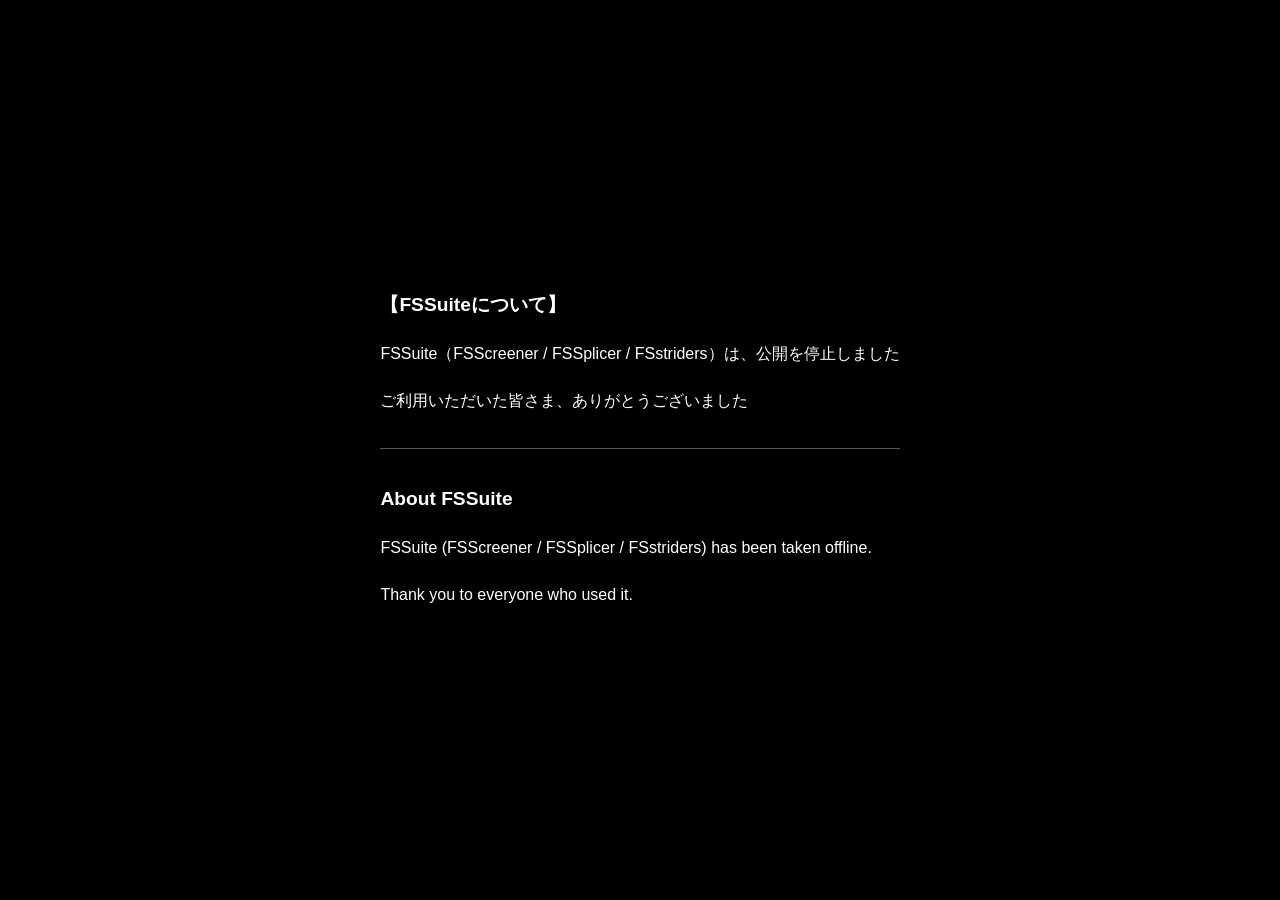
<file: index.html>
<!DOCTYPE html>
<html lang="ja">
<head>
<meta charset="utf-8">
<meta name="viewport" content="width=device-width,initial-scale=1">
<meta name="robots" content="noindex">
<title>FSSuite</title>
<style>
body{margin:0;min-height:100vh;display:flex;align-items:center;justify-content:center;background:#000;color:#fff;font-family:sans-serif;line-height:1.9;padding:24px;box-sizing:border-box}
main{max-width:34em}
h1{font-size:1.2em}
hr{border:0;border-top:1px solid #555;margin:2em 0}
</style>
</head>
<body>
<main>
<h1>【FSSuiteについて】</h1>
<p>FSSuite（FSScreener / FSSplicer / FSstriders）は、公開を停止しました</p>
<p>ご利用いただいた皆さま、ありがとうございました</p>
<hr>
<h1>About FSSuite</h1>
<p>FSSuite (FSScreener / FSSplicer / FSstriders) has been taken offline.</p>
<p>Thank you to everyone who used it.</p>
</main>
</body>
</html>
</file>
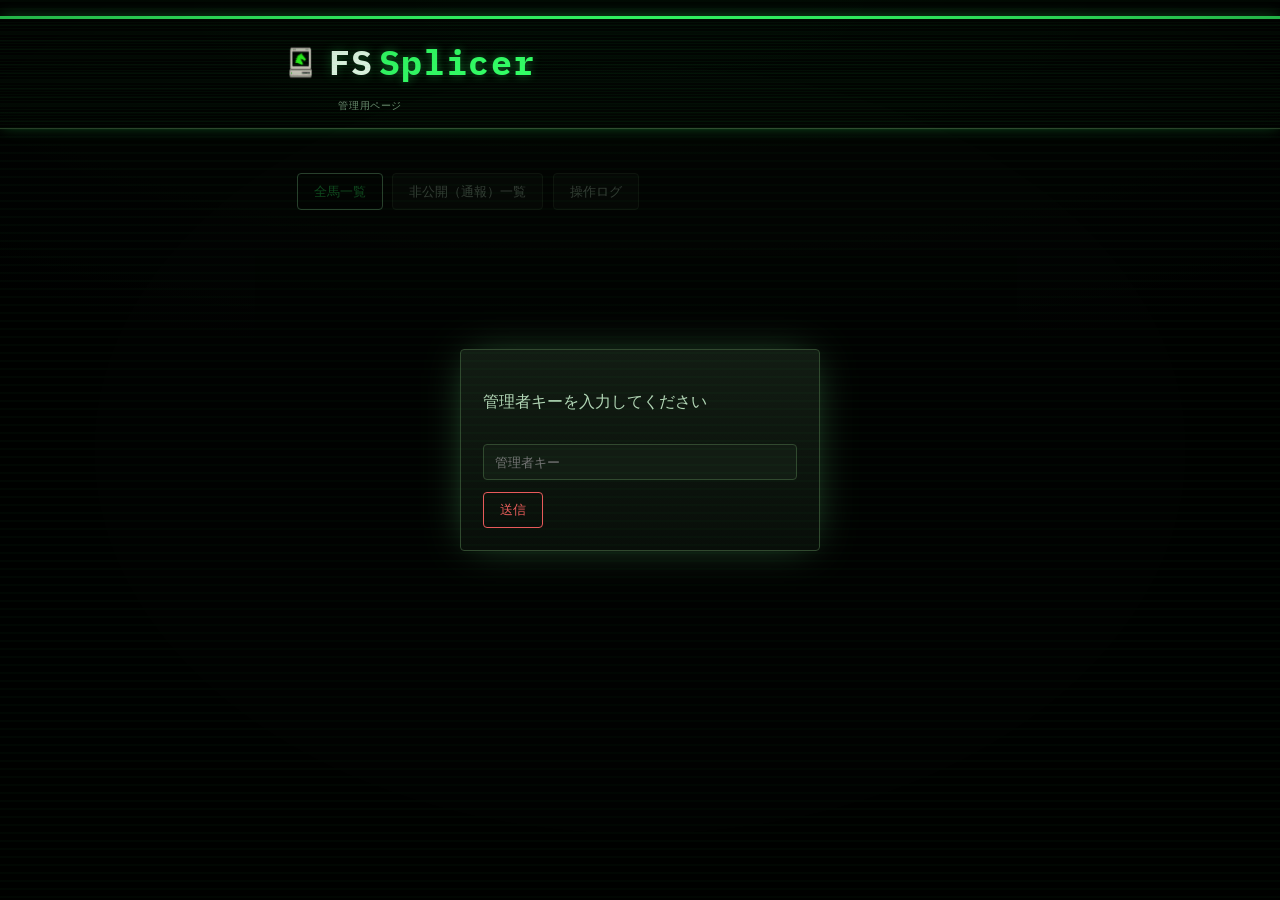
<file: admin.html>
<!DOCTYPE html>
<html lang="ja">
<head>
<meta charset="UTF-8">
<meta name="viewport" content="width=device-width, initial-scale=1.0">
<meta name="robots" content="noindex">
<title>管理用ページ | FSSplicer</title>
<link rel="icon" type="image/png" sizes="16x16" href="images/favicon-16.png">
<link rel="icon" type="image/png" sizes="32x32" href="images/favicon-32.png">
<link rel="preconnect" href="https://fonts.googleapis.com">
<link rel="preconnect" href="https://fonts.gstatic.com" crossorigin>
<link href="https://fonts.googleapis.com/css2?family=IBM+Plex+Mono:wght@400;500;700&display=swap" rel="stylesheet">
<link rel="stylesheet" href="style.css">
<style>
.admin-main {
  max-width: 960px;
  margin: 0 auto;
  padding: 1.2rem;
}
.admin-tabs {
  display: flex;
  gap: 0.6rem;
  margin-bottom: 1rem;
}
.admin-tab-btn {
  padding: 0.5rem 1rem;
  border-radius: 4px;
  border: 1px solid var(--line-strong);
  background: var(--surface-2);
  color: var(--ink-dim);
  font-family: "IBM Plex Mono", monospace;
  cursor: pointer;
}
.admin-tab-btn.active {
  background: var(--panel);
  color: var(--accent);
  border-color: var(--accent-soft);
}
.admin-table {
  width: 100%;
  border-collapse: collapse;
  font-size: 0.88rem;
}
.admin-table th,
.admin-table td {
  border-bottom: 1px solid var(--line);
  padding: 0.5rem 0.4rem;
  text-align: left;
  color: var(--ink-dim);
  vertical-align: top;
}
.admin-table th {
  color: var(--ink);
  font-weight: 700;
}
.admin-row-btn {
  padding: 0.3rem 0.7rem;
  border-radius: 4px;
  border: 1px solid #e85a5a;
  background: transparent;
  color: #e85a5a;
  cursor: pointer;
  margin-right: 0.4rem;
  font-size: 0.82rem;
}
.admin-row-btn:hover {
  background: rgba(232, 90, 90, 0.1);
}
.admin-row-btn.restore {
  border-color: var(--accent-soft);
  color: var(--accent-soft);
}
.admin-row-btn.restore:hover {
  background: rgba(143, 232, 157, 0.1);
}
.admin-empty {
  color: var(--muted);
  padding: 1rem 0;
}
#admin-auth-modal .modal-content {
  max-width: 360px;
  display: flex;
  flex-direction: column;
  gap: 0.8rem;
}
#admin-auth-modal input {
  padding: 0.5rem 0.7rem;
  border-radius: 4px;
  border: 1px solid var(--line-strong);
  background: var(--surface-2);
  color: var(--ink);
  font-family: "IBM Plex Mono", monospace;
}
#admin-auth-error {
  color: #e85a5a;
  font-size: 0.82rem;
  margin: 0;
}
</style>
</head>
<body>
<header>
  <div class="header-top">
    <div class="header-left">
      <h1 class="wordmark"><img src="images/favicon-192.png" alt="" class="logo-icon">FS<span>Splicer</span></h1>
    </div>
  </div>
  <div class="header-sub-row">
    <p class="subtitle">管理用ページ</p>
  </div>
</header>

<main class="admin-main">
  <div class="admin-tabs">
    <button type="button" class="admin-tab-btn active" id="admin-tab-all">全馬一覧</button>
    <button type="button" class="admin-tab-btn" id="admin-tab-flagged">非公開（通報）一覧</button>
    <button type="button" class="admin-tab-btn" id="admin-tab-log">操作ログ</button>
  </div>
  <div id="admin-list-container"></div>
</main>

<div class="modal hidden" id="admin-auth-modal">
  <div class="modal-content">
    <p>管理者キーを入力してください</p>
    <input type="password" id="admin-key-input" placeholder="管理者キー">
    <button type="button" class="gallery-delete-btn" id="admin-key-submit">送信</button>
    <p id="admin-auth-error" hidden>認証に失敗しました</p>
  </div>
</div>

<script src="admin.js"></script>
</body>
</html>
</file>
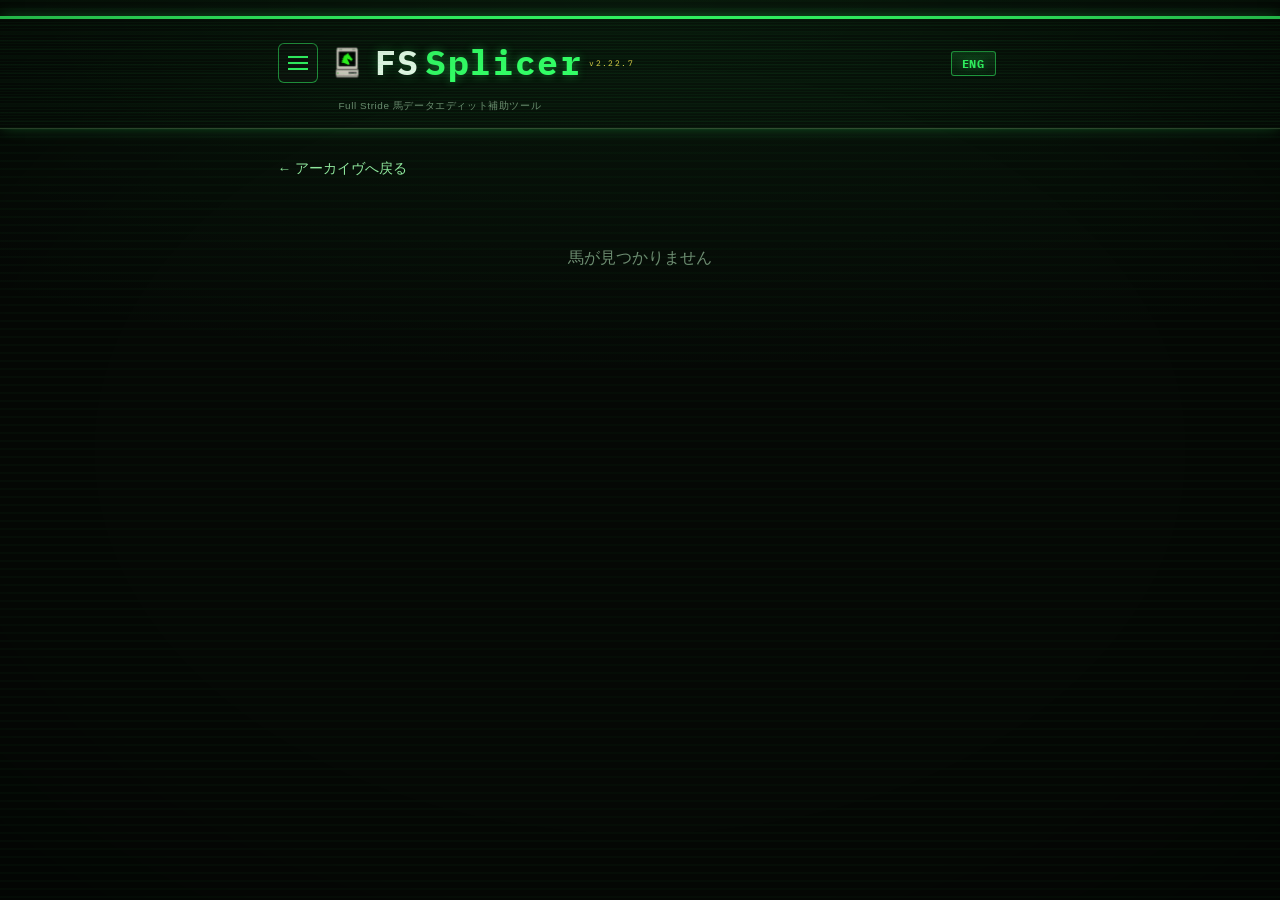
<file: detail.html>
<!DOCTYPE html>
<html lang="ja">
<head>
<meta charset="UTF-8">
<meta name="viewport" content="width=device-width, initial-scale=1.0">
<meta name="app-version" content="2.22.7">
<title>馬詳細 | FSSplicer</title>
<meta property="og:title" content="馬詳細 | FSSplicer">
<meta property="og:description" content="みんなが作った馬データの詳細を見られます">
<meta property="og:image" content="https://fssplicer.pages.dev/images/fssp_ogp.jpg">
<meta property="og:url" content="https://fssplicer.pages.dev/detail.html">
<meta property="og:type" content="website">
<meta name="twitter:card" content="summary_large_image">
<meta name="twitter:title" content="馬詳細 | FSSplicer">
<meta name="twitter:description" content="みんなが作った馬データの詳細を見られます">
<meta name="twitter:image" content="https://fssplicer.pages.dev/images/fssp_ogp.jpg">
<link rel="icon" type="image/png" sizes="16x16" href="images/favicon-16.png">
<link rel="icon" type="image/png" sizes="32x32" href="images/favicon-32.png">
<link rel="icon" type="image/png" sizes="192x192" href="images/favicon-192.png">
<link rel="icon" type="image/png" sizes="512x512" href="images/favicon-512.png">
<link rel="apple-touch-icon" href="images/apple-touch-icon.png">
<link rel="manifest" href="manifest.json">
<link rel="preconnect" href="https://fonts.googleapis.com">
<link rel="preconnect" href="https://fonts.gstatic.com" crossorigin>
<link href="https://fonts.googleapis.com/css2?family=IBM+Plex+Mono:wght@400;500;700&display=swap" rel="stylesheet">
<link rel="stylesheet" href="style.css?v=2.22.7">
</head>
<body>
<header>
  <div class="header-top">
    <div class="header-left">
      <button class="menu-btn" id="menu-toggle" aria-label="メニュー"><span></span><span></span><span></span></button>
      <h1 class="wordmark"><img src="images/favicon-192.png" alt="" class="logo-icon">FS<span>Splicer</span><span id="app-version-badge" class="version-badge">v2.22.7</span></h1>
    </div>
    <div class="header-buttons">
      <button class="lang-toggle" id="lang-toggle" aria-label="言語切り替え">ENG</button>
      <button class="install-toggle" id="install-btn" aria-label="インストール" style="display:none;">📲</button>
    </div>
  </div>
  <div class="header-sub-row">
    <p class="subtitle" data-i18n="subtitle">Full Stride 馬データエディット補助ツール</p>
  </div>
</header>
<div class="menu-drawer" id="menu-drawer">
  <div class="menu-drawer-header" data-i18n="menu_header">MENU</div>
  <nav>
    <a href="index.html" data-i18n="menu_home">馬データ入力（ホーム）</a>
    <a href="index.html#howto-details" data-i18n="menu_howto">使い方</a>
    <a href="gallery.html" data-i18n="menu_gallery">アーカイヴ</a>
    <a href="index.html#disclaimer-details" data-i18n="menu_disclaimer">利用規約</a>
    <a href="index.html#changelog-details" data-i18n="menu_changelog">更新履歴</a>
    <a href="https://jiz41.github.io/FSSuite/" target="_blank" rel="noopener" data-i18n="menu_links">リンク</a>
  </nav>
</div>

<main>
<a href="gallery.html" class="gallery-detail-back">&larr; <span data-i18n="detail_back_link">アーカイヴへ戻る</span></a>

<div id="gallery-detail-loading" class="gallery-detail-message" data-i18n="detail_loading">読み込み中...</div>
<p id="gallery-detail-error" class="gallery-detail-message" hidden data-i18n="detail_not_found">馬が見つかりません</p>

<div id="gallery-detail-content" hidden>
  <div class="gallery-detail-header">
    <div class="gallery-detail-header-text">
      <span class="gallery-detail-name" id="detail-name"></span>
      <span class="gallery-detail-creator" id="detail-creator"></span>
      <div id="detail-themes" class="detail-themes" hidden></div>
    </div>
    <div class="gallery-detail-actions">
      <div class="gallery-like-wrap">
        <button class="gallery-like-btn" id="detail-like-btn" type="button">
          <span class="gallery-like-icon">🥕</span>
          <span class="gallery-like-count" id="detail-like-count">0</span>
        </button>
        <span class="gallery-like-caption" data-i18n="detail_like_caption">評価する</span>
      </div>
      <div class="gallery-share-wrap">
        <button class="gallery-share-btn" id="detail-share-btn" type="button" aria-label="Xで共有">
          <svg viewBox="0 0 24 24" width="20" height="20" fill="currentColor" aria-hidden="true"><path d="M18.244 2.25h3.308l-7.227 8.26 8.502 11.24H16.17l-5.214-6.817L4.99 21.75H1.68l7.73-8.835L1.254 2.25H8.08l4.713 6.231zm-1.161 17.52h1.833L7.084 4.126H5.117z"/></svg>
        </button>
        <span class="gallery-share-caption" data-i18n="detail_share_caption">共有する</span>
      </div>
    </div>
  </div>

  <div class="gallery-detail-section">
    <div class="gallery-detail-silhouette-row">
      <div class="gallery-silhouette-wrap gallery-detail-silhouette-wrap">
        <div class="gallery-silhouette-backdrop"></div>
        <div class="gallery-silhouette-layer" id="detail-silhouette"></div>
      </div>
      <div class="gallery-detail-rating-big">
        <div class="gallery-detail-rating-row"><span class="gallery-detail-rating-label" data-i18n="detail_turf_label">芝</span><span class="gallery-detail-rating-value" id="detail-turf"></span></div>
        <div class="gallery-detail-rating-row"><span class="gallery-detail-rating-label" data-i18n="detail_dirt_label">ダ</span><span class="gallery-detail-rating-value" id="detail-dirt"></span></div>
      </div>
    </div>
  </div>

  <div class="gallery-detail-section">
    <h2 data-i18n="detail_section_stats">能力</h2>
    <div class="gallery-detail-radar-wrap" id="detail-radar-wrap"></div>
  </div>

  <div class="gallery-detail-section">
    <h2 data-i18n="detail_section_other">その他ステータス</h2>
    <div class="gallery-detail-stat-rows">
      <div class="gallery-detail-stat-row">
        <div class="gallery-detail-stat-label" data-i18n="detail_distance_label">距離適性</div>
        <div class="gallery-detail-stat-sub" id="detail-distance"></div>
      </div>
      <div class="gallery-detail-stat-row">
        <div class="gallery-detail-stat-label" data-i18n="detail_running_style_label">脚質</div>
        <div class="gallery-detail-running-style-row" id="detail-running-style"></div>
      </div>
      <div id="detail-slider-physical"></div>
      <div id="detail-slider-direction"></div>
      <div id="detail-slider-pace"></div>
    </div>
  </div>

  <div class="gallery-detail-section">
    <h2 data-i18n="detail_section_age">年齢</h2>
    <div class="gallery-detail-age-row">
      <div class="gallery-detail-age-item"><span class="gallery-detail-age-label" data-i18n="detail_age_peak_label">ピーク</span><span class="gallery-detail-age-value" id="detail-age-peak"></span></div>
      <div class="gallery-detail-age-item"><span class="gallery-detail-age-label" data-i18n="detail_age_retire_label">引退</span><span class="gallery-detail-age-value" id="detail-age-retire"></span></div>
    </div>
  </div>

  <details class="gallery-detail-lineage">
    <summary><span data-i18n="detail_lineage_summary">系譜</span><span class="accordion-hint" data-i18n="accordion_hint">（タップで開閉）</span></summary>
    <div class="gallery-detail-lineage-body" id="detail-lineage-body"></div>
  </details>

  <p class="gallery-detail-wiki" id="detail-wiki" hidden></p>

  <button type="button" class="gallery-remix-btn" id="remix-btn"><span data-i18n="detail_remix_btn">この馬を元に作る</span> &rarr;</button>

  <details class="gallery-detail-delete">
    <summary data-i18n="detail_delete_summary">この馬を削除する</summary>
    <div class="gallery-detail-delete-body">
      <input type="password" id="detail-delete-password" placeholder="削除用パスワード" data-i18n-placeholder="detail_delete_password_placeholder" autocomplete="off">
      <button type="button" id="detail-delete-btn" class="gallery-delete-btn" data-i18n="detail_delete_btn">削除する</button>
      <p class="gallery-detail-delete-error" id="detail-delete-error" hidden></p>
    </div>
  </details>
</div>
</main>

<script src="script.js?v=2.22.7"></script>
<script src="detail.js?v=1.13.0"></script>
</body>
</html>
</file>
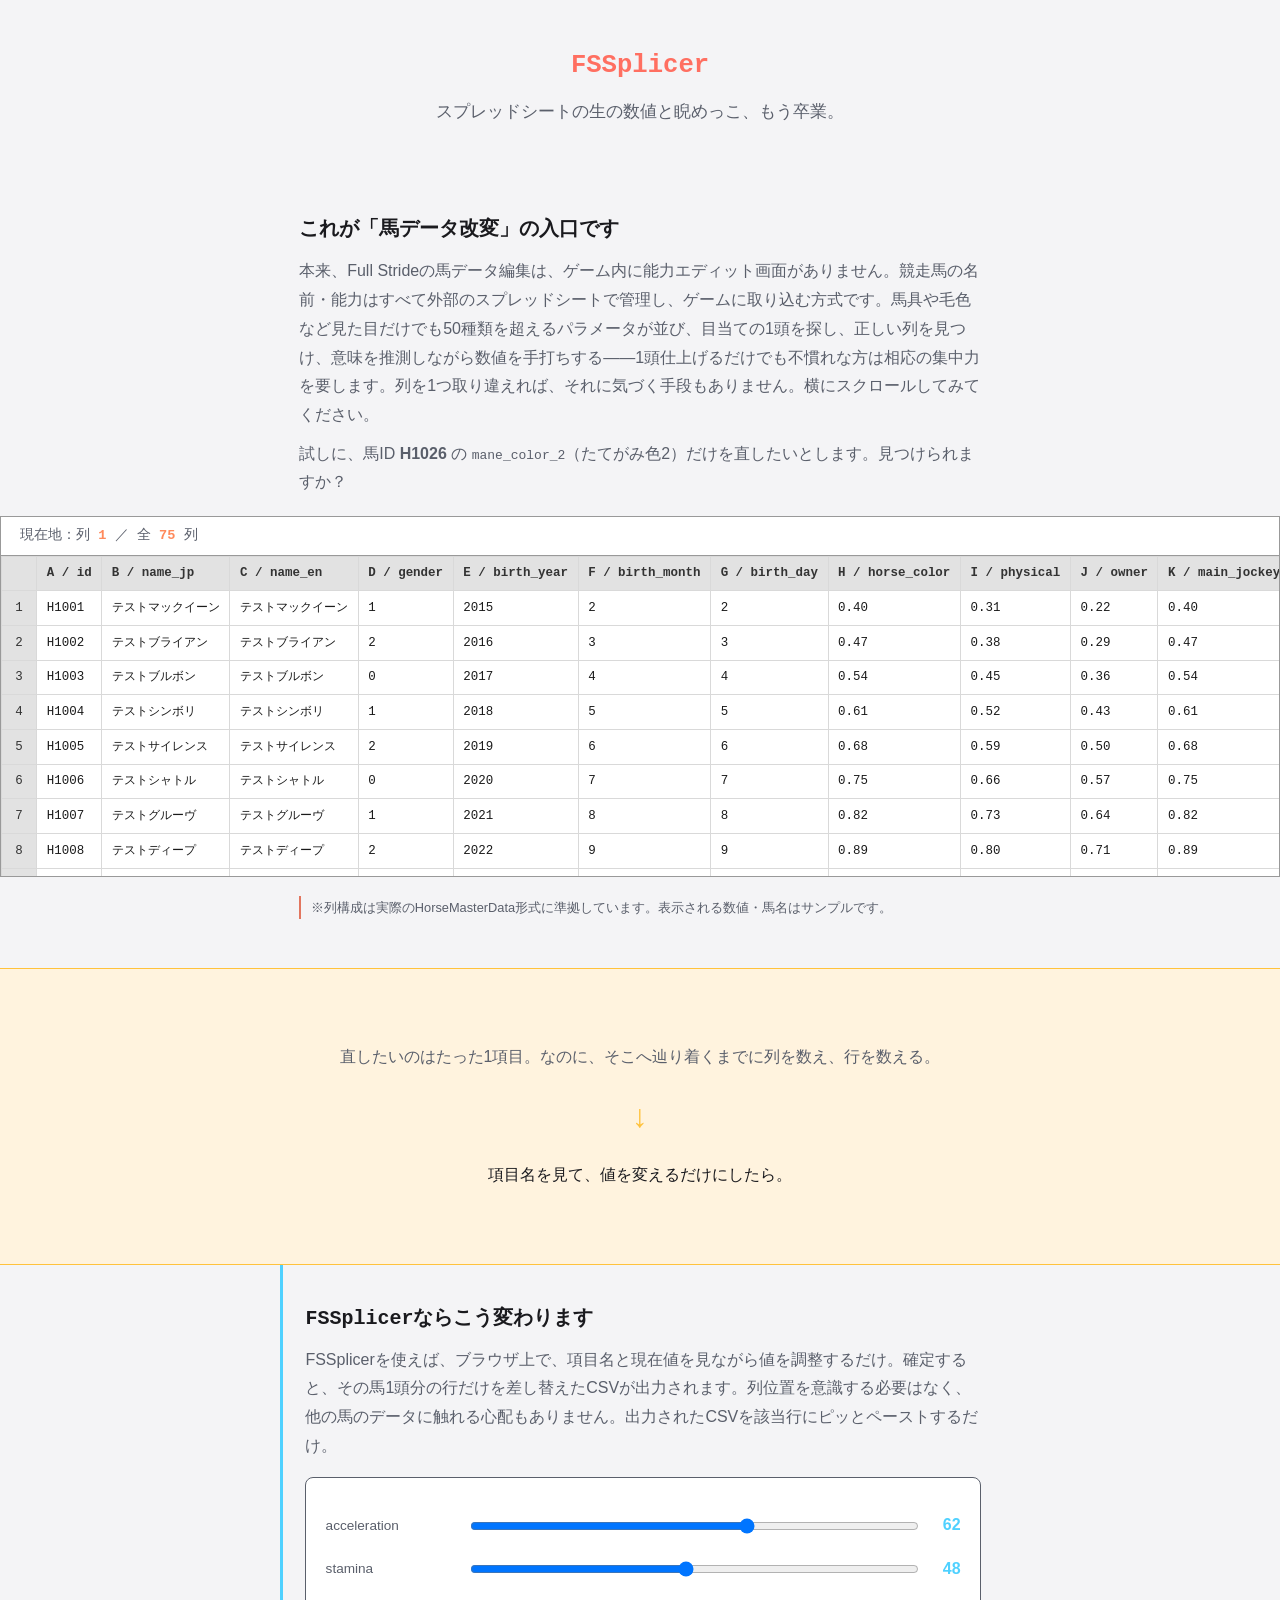
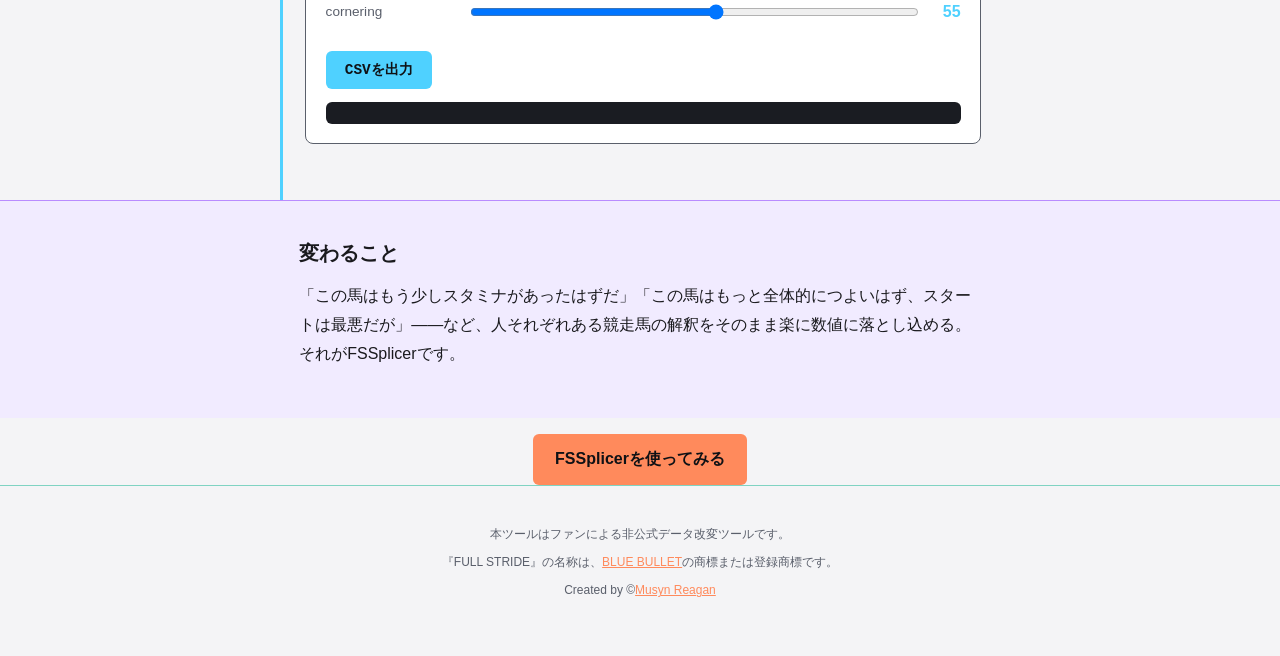
<file: intro.html>
<!DOCTYPE html>
<html lang="ja">
<head>
<meta charset="UTF-8">
<meta name="viewport" content="width=device-width, initial-scale=1.0">
<title>FSSplicer とは — スプレッドシートと睨めっこ、もう卒業</title>
<meta name="description" content="Full Strideの馬データ改変は、外部スプレッドシートを直接触るしかない。その痛みを体感して、FSSplicerが何を解決するのか見てほしい。">
<style>
  :root{
    --bg:#0f1115;
    --bg2:#161923;
    --fg:#e8e8ec;
    --fg-dim:#a3a7b3;
    --accent:#ff8a5c;
    --accent-hero:#ff6f61;
    --accent-turn:#ffc23c;
    --accent-after:#4fd1ff;
    --accent-summary:#b98cff;
    --accent-footer:#7fd3c2;
    --band-turn:#241a12;
    --band-summary:#1b1730;
    --grid-header:#e2e2e2;
    --grid-header-fg:#333;
    --grid-line:#d9d9d9;
    --grid-bg:#fff;
    --grid-fg:#1a1a1a;
    --danger:#e2765f;
  }
  @media (prefers-color-scheme: light){
    :root{
      --bg:#f4f4f6;
      --bg2:#ffffff;
      --fg:#1a1a1e;
      --fg-dim:#5a5f6b;
      --band-turn:#fff3de;
      --band-summary:#f1ebff;
    }
  }
  *{box-sizing:border-box;}
  html,body{margin:0;padding:0;}
  body{
    background:var(--bg);
    color:var(--fg);
    font-family: -apple-system, BlinkMacSystemFont, "Hiragino Kaku Gothic ProN", "Yu Gothic", sans-serif;
    line-height:1.8;
    overflow-x:hidden;
  }
  a{color:var(--accent);}
  section{
    padding:2.5rem 1.2rem;
    max-width:720px;
    margin:0 auto;
  }
  h1,h2{
    font-family: "IBM Plex Mono", ui-monospace, "SFMono-Regular", Consolas, Menlo, monospace;
    line-height:1.4;
    margin:0 0 0.8rem 0;
  }
  h1{font-size:1.6rem;}
  h2{font-size:1.25rem;}
  p{margin:0.6rem 0;}
  .fg-dim{color:var(--fg-dim);}
  .note{
    font-size:0.8rem;
    color:var(--fg-dim);
    border-left:2px solid var(--danger);
    padding-left:0.6rem;
    margin-top:1rem;
  }

  /* ===== ヘッダー ===== */
  #hero{
    text-align:center;
    padding-top:3rem;
  }
  #hero .catch{
    font-size:1.05rem;
    color:var(--fg-dim);
  }
  #hero h1{color:var(--accent-hero);}

  /* ===== Before: シート模写 ===== */
  #before{max-width:none; padding-left:0; padding-right:0;}
  #before .inner{
    max-width:720px;
    margin:0 auto;
    padding:0 1.2rem;
  }
  .sheet-wrap{
    margin:1.2rem 0;
    border:1px solid #999;
    max-width:100%;
  }
  .sheet-status{
    font-family:"IBM Plex Mono", ui-monospace, monospace;
    font-size:0.85rem;
    color:var(--fg-dim);
    padding:0.4rem 1.2rem;
    background:var(--bg2);
    border-bottom:1px solid #999;
  }
  .sheet-status strong{color:var(--accent);}
  .sheet-scroll{
    overflow-x:auto;
    overflow-y:auto;
    max-height:320px;
    background:var(--grid-bg);
    -webkit-overflow-scrolling:touch;
  }
  table.sheet{
    border-collapse:collapse;
    font-family:"IBM Plex Mono", ui-monospace, monospace;
    font-size:0.78rem;
    color:var(--grid-fg);
  }
  table.sheet th, table.sheet td{
    border:1px solid var(--grid-line);
    padding:0.35rem 0.6rem;
    white-space:nowrap;
    text-align:left;
  }
  table.sheet thead th{
    background:var(--grid-header);
    color:var(--grid-header-fg);
    position:sticky;
    top:0;
    z-index:2;
  }
  table.sheet th.rownum, table.sheet td.rownum{
    background:var(--grid-header);
    color:var(--grid-header-fg);
    position:sticky;
    left:0;
    z-index:1;
    text-align:center;
  }
  table.sheet thead th.rownum{ z-index:3; }

  /* ===== 転換 ===== */
  #turn{
    text-align:center;
    padding:4rem 1.2rem;
    max-width:none;
    background:var(--band-turn);
    border-top:1px solid var(--accent-turn);
    border-bottom:1px solid var(--accent-turn);
  }
  #turn .arrow{
    font-size:2rem;
    color:var(--accent-turn);
    margin:1rem 0;
  }
  #turn p{
    max-width:720px;
    margin-left:auto;
    margin-right:auto;
  }
  @media (prefers-reduced-motion: no-preference){
    #turn .arrow{
      animation: pulse 1.8s ease-in-out infinite;
    }
  }
  @keyframes pulse{
    0%,100%{opacity:0.5;}
    50%{opacity:1;}
  }

  /* ===== After: 操作画面 ===== */
  .fssp-card{
    background:var(--bg2);
    border:1px solid var(--fg-dim);
    border-radius:8px;
    padding:1.2rem;
    margin:1rem 0;
  }
  .fssp-row{
    display:flex;
    align-items:center;
    gap:0.8rem;
    margin:0.9rem 0;
  }
  .fssp-row label{
    flex:0 0 auto;
    width:130px;
    font-size:0.85rem;
    color:var(--fg-dim);
  }
  .fssp-row input[type=range]{
    flex:1 1 auto;
  }
  .fssp-row output{
    flex:0 0 auto;
    width:3ch;
    text-align:right;
    font-weight:bold;
    color:var(--accent-after);
  }
  #after{border-left:3px solid var(--accent-after); padding-left:1.4rem;}
  #csv-btn{
    margin-top:0.6rem;
    background:var(--accent-after);
    color:#0f1115;
    border:none;
    padding:0.6rem 1.2rem;
    border-radius:6px;
    font-family:"IBM Plex Mono", ui-monospace, monospace;
    font-size:0.9rem;
    font-weight:bold;
    cursor:pointer;
  }
  #csv-output{
    margin-top:0.8rem;
    background:#0b0d12;
    color:#c8e6d8;
    padding:0.7rem;
    border-radius:6px;
    font-family:"IBM Plex Mono", ui-monospace, monospace;
    font-size:0.75rem;
    overflow-x:auto;
    white-space:pre;
    min-height:1.4em;
  }
  @media (prefers-color-scheme: light){
    #csv-output{ background:#1a1c22; }
  }

  /* ===== 3点整理 ===== */
  #summary{
    max-width:none;
    background:var(--band-summary);
    border-top:1px solid var(--accent-summary);
  }
  #summary .inner{
    max-width:720px;
    margin:0 auto;
    padding:0 1.2rem;
  }
  #summary ul{
    list-style:none;
    padding:0;
    margin:1rem 0;
  }
  #summary li{
    padding:0.8rem 0;
    border-bottom:1px solid var(--fg-dim);
    font-size:0.95rem;
  }
  #summary li:last-child{border-bottom:none;}
  #summary li b{color:var(--accent-summary);}

  /* ===== フッター ===== */
  footer{
    text-align:center;
    padding:2rem 1.2rem 3rem;
    border-top:1px solid var(--accent-footer);
  }
  .fnote{
    font-size:0.75rem;
    color:var(--fg-dim);
    margin:0.4rem 0;
  }
  a:focus-visible, button:focus-visible, input:focus-visible{
    outline:2px solid var(--accent);
    outline-offset:2px;
  }

  #cta{
    text-align:center;
    padding:1rem 1.2rem 0;
  }
  #cta a.btn{
    display:inline-block;
    background:var(--accent);
    color:#0f1115;
    text-decoration:none;
    padding:0.7rem 1.4rem;
    border-radius:6px;
    font-weight:bold;
  }
</style>
</head>
<body>

<section id="hero">
  <h1>FSSplicer</h1>
  <p class="catch">スプレッドシートの生の数値と睨めっこ、もう卒業。</p>
</section>

<section id="before">
  <div class="inner">
    <h2>これが「馬データ改変」の入口です</h2>
    <p class="fg-dim">本来、Full Strideの馬データ編集は、ゲーム内に能力エディット画面がありません。競走馬の名前・能力はすべて外部のスプレッドシートで管理し、ゲームに取り込む方式です。馬具や毛色など見た目だけでも50種類を超えるパラメータが並び、目当ての1頭を探し、正しい列を見つけ、意味を推測しながら数値を手打ちする——1頭仕上げるだけでも不慣れな方は相応の集中力を要します。列を1つ取り違えれば、それに気づく手段もありません。横にスクロールしてみてください。</p>
    <p class="fg-dim">試しに、馬ID <strong id="target-id-inline">H1024</strong> の <code>mane_color_2</code>（たてがみ色2）だけを直したいとします。見つけられますか？</p>
  </div>
  <div class="sheet-wrap">
    <div class="sheet-status">現在地：列 <strong id="col-current">1</strong> ／ 全 <strong id="col-total">30</strong> 列</div>
    <div class="sheet-scroll" id="sheet-scroll">
      <table class="sheet" id="sheet-table">
        <thead>
          <tr id="sheet-head-row"></tr>
        </thead>
        <tbody id="sheet-body"></tbody>
      </table>
    </div>
  </div>
  <div class="inner">
    <p class="note">※列構成は実際のHorseMasterData形式に準拠しています。表示される数値・馬名はサンプルです。</p>
  </div>
</section>

<section id="turn">
  <p class="fg-dim">直したいのはたった1項目。なのに、そこへ辿り着くまでに列を数え、行を数える。</p>
  <div class="arrow" aria-hidden="true">↓</div>
  <p>項目名を見て、値を変えるだけにしたら。</p>
</section>

<section id="after">
  <h2>FSSplicerならこう変わります</h2>
  <p class="fg-dim">FSSplicerを使えば、ブラウザ上で、項目名と現在値を見ながら値を調整するだけ。確定すると、その馬1頭分の行だけを差し替えたCSVが出力されます。列位置を意識する必要はなく、他の馬のデータに触れる心配もありません。出力されたCSVを該当行にピッとペーストするだけ。</p>
  <div class="fssp-card">
    <div class="fssp-row">
      <label for="slider-speed">acceleration</label>
      <input type="range" id="slider-speed" min="0" max="100" value="62">
      <output id="out-speed">62</output>
    </div>
    <div class="fssp-row">
      <label for="slider-stamina">stamina</label>
      <input type="range" id="slider-stamina" min="0" max="100" value="48">
      <output id="out-stamina">48</output>
    </div>
    <div class="fssp-row">
      <label for="slider-cornering">cornering</label>
      <input type="range" id="slider-cornering" min="0" max="100" value="55">
      <output id="out-cornering">55</output>
    </div>
    <button type="button" id="csv-btn">CSVを出力</button>
    <div id="csv-output" aria-live="polite"></div>
  </div>
</section>

<section id="summary">
  <div class="inner">
    <h2>変わること</h2>
    <p>「この馬はもう少しスタミナがあったはずだ」「この馬はもっと全体的につよいはず、スタートは最悪だが」——など、人それぞれある競走馬の解釈をそのまま楽に数値に落とし込める。それがFSSplicerです。</p>
  </div>
</section>

<section id="cta">
  <a class="btn" href="index.html">FSSplicerを使ってみる</a>
</section>

<footer>
  <p class="fnote">本ツールはファンによる非公式データ改変ツールです。</p>
  <p class="fnote">『FULL STRIDE』の名称は、<a href="https://x.com/BlueBullet_Inc" target="_blank" rel="noopener">BLUE BULLET</a>の商標または登録商標です。</p>
  <p class="fnote footer-credit">Created by ©<a href="https://x.com/Mushyn_Reagan" target="_blank" rel="noopener">Musyn Reagan</a></p>
</footer>

<script>
(function(){
  "use strict";

  // ---- Beforeセクション: シート模写を生成 ----
  // HorseMasterData実列（script.jsのCOLUMN_ORDERと同一・同順）
  var COLS = [
    "id", "name_jp", "name_en", "gender", "birth_year", "birth_month", "birth_day",
    "horse_color", "physical", "owner", "main_jockey", "region",
    "turf_rating", "dirt_rating", "min_distance", "max_distance", "optimal_distance",
    "acceleration", "start_score", "cornering_score", "hill_score", "heavy_track_score",
    "fighting_spirit", "consistency", "health",
    "preferred_pace", "direction_aptitude", "running_style", "growth_curve",
    "peak_age", "retire_age",
    "head_mark", "right_front_leg_mark", "left_front_leg_mark", "right_hind_leg_mark", "left_hind_leg_mark",
    "bridle_type", "bridle_color_1", "bridle_color_2", "bridle_design", "bridle_design_color_1", "bridle_design_color_2",
    "bit_type", "bit_guard_type", "bit_guard_color",
    "mask_type", "mask_pattern", "mask_color_1", "mask_color_2",
    "ear_cover_type", "ear_cover_color_1", "ear_cover_color_2",
    "blinker_pacifier_type", "blinker_pacifier_color",
    "shadow_roll_type", "shadow_roll_color",
    "cheek_pieces_type", "cheek_pieces_color",
    "brow_band_type", "brow_band_color",
    "breast_girth_type", "neck_strap_type", "chest_color_1", "chest_color_2", "breast_girth_fur_color",
    "front_bandage_type", "front_bandage_color_1", "front_bandage_color_2",
    "hind_bandage_type", "hind_bandage_color_1", "hind_bandage_color_2",
    "front_mane_type", "back_mane_type", "mane_color_1", "mane_color_2"
  ];
  var ROWS = 28;
  var TARGET_ROW = 26; // 24〜28の範囲
  var TARGET_COL_INDEX = COLS.length - 1; // mane_color_2（右端）

  // 一目でテストデータとわかる、実在馬名パロディの馬名リスト
  var TEST_NAMES = [
    "テストマックイーン","テストブライアン","テストブルボン","テストシンボリ",
    "テストサイレンス","テストシャトル","テストグルーヴ","テストディープ",
    "テストーブル","テースントアイ","テスントレイル","テストンブラック",
    "テーストシップ","テストハヤヒデ"
  ];
  var DAYS_IN_MONTH = [31,28,31,30,31,30,31,31,30,31,30,31];
  var TARGET_ID = 'H' + (1000 + TARGET_ROW);
  var idInline = document.getElementById('target-id-inline');
  if (idInline) idInline.textContent = TARGET_ID;

  var headRow = document.getElementById('sheet-head-row');
  var thRow = document.createElement('th');
  thRow.className = 'rownum';
  thRow.textContent = '';
  headRow.appendChild(thRow);
  COLS.forEach(function(name, i){
    var th = document.createElement('th');
    th.textContent = String.fromCharCode(65 + (i % 26)) + ' / ' + name;
    th.dataset.colIndex = i;
    headRow.appendChild(th);
  });

  var body = document.getElementById('sheet-body');
  for (var r = 1; r <= ROWS; r++){
    var tr = document.createElement('tr');
    var tdNum = document.createElement('td');
    tdNum.className = 'rownum';
    tdNum.textContent = String(r);
    tr.appendChild(tdNum);
    COLS.forEach(function(name){
      var td = document.createElement('td');
      td.textContent = sampleValue(name, r);
      tr.appendChild(td);
    });
    body.appendChild(tr);
  }

  function sampleValue(name, r){
    if (name === 'name_jp') return TEST_NAMES[(r - 1) % TEST_NAMES.length];
    if (name === 'name_en') return TEST_NAMES[(r - 1) % TEST_NAMES.length];
    if (name === 'gender') return String(r % 3);
    if (name === 'id') return 'H' + (1000 + r);
    if (name === 'birth_year') return String(2014 + (r % 10));
    if (name === 'birth_month') return String(1 + (r % 12));
    if (name === 'birth_day') {
      var m = 1 + (r % 12);
      return String(1 + (r % DAYS_IN_MONTH[m - 1]));
    }
    return (((r * 7 + name.length * 3) % 100) / 100).toFixed(2);
  }

  document.getElementById('col-total').textContent = String(COLS.length);

  var scrollBox = document.getElementById('sheet-scroll');
  var headerCells = headRow.querySelectorAll('th[data-col-index]');
  var colCurrentEl = document.getElementById('col-current');

  function updateCurrentCol(){
    var boxRect = scrollBox.getBoundingClientRect();
    var stickyLeft = boxRect.left + 60; // 行番号列の幅ぶんオフセット
    var current = 1;
    headerCells.forEach(function(th){
      var rect = th.getBoundingClientRect();
      if (rect.left <= stickyLeft + 4) {
        current = Number(th.dataset.colIndex) + 1;
      }
    });
    colCurrentEl.textContent = String(current);
  }
  scrollBox.addEventListener('scroll', updateCurrentCol, { passive: true });
  updateCurrentCol();

  // ---- Afterセクション: スライダー ----
  function wireSlider(sliderId, outId){
    var slider = document.getElementById(sliderId);
    var out = document.getElementById(outId);
    slider.addEventListener('input', function(){
      out.textContent = slider.value;
    });
  }
  wireSlider('slider-speed', 'out-speed');
  wireSlider('slider-stamina', 'out-stamina');
  wireSlider('slider-cornering', 'out-cornering');

  // ---- CSV出力 ----
  var csvBtn = document.getElementById('csv-btn');
  var csvOut = document.getElementById('csv-output');
  csvBtn.addEventListener('click', function(){
    var speed = document.getElementById('slider-speed').value;
    var stamina = document.getElementById('slider-stamina').value;
    var cornering = document.getElementById('slider-cornering').value;
    var row = [TARGET_ID, TEST_NAMES[(TARGET_ROW - 1) % TEST_NAMES.length], speed, stamina, cornering].join(',');
    csvOut.textContent = row;
  });
})();
</script>

</body>
</html>
</file>
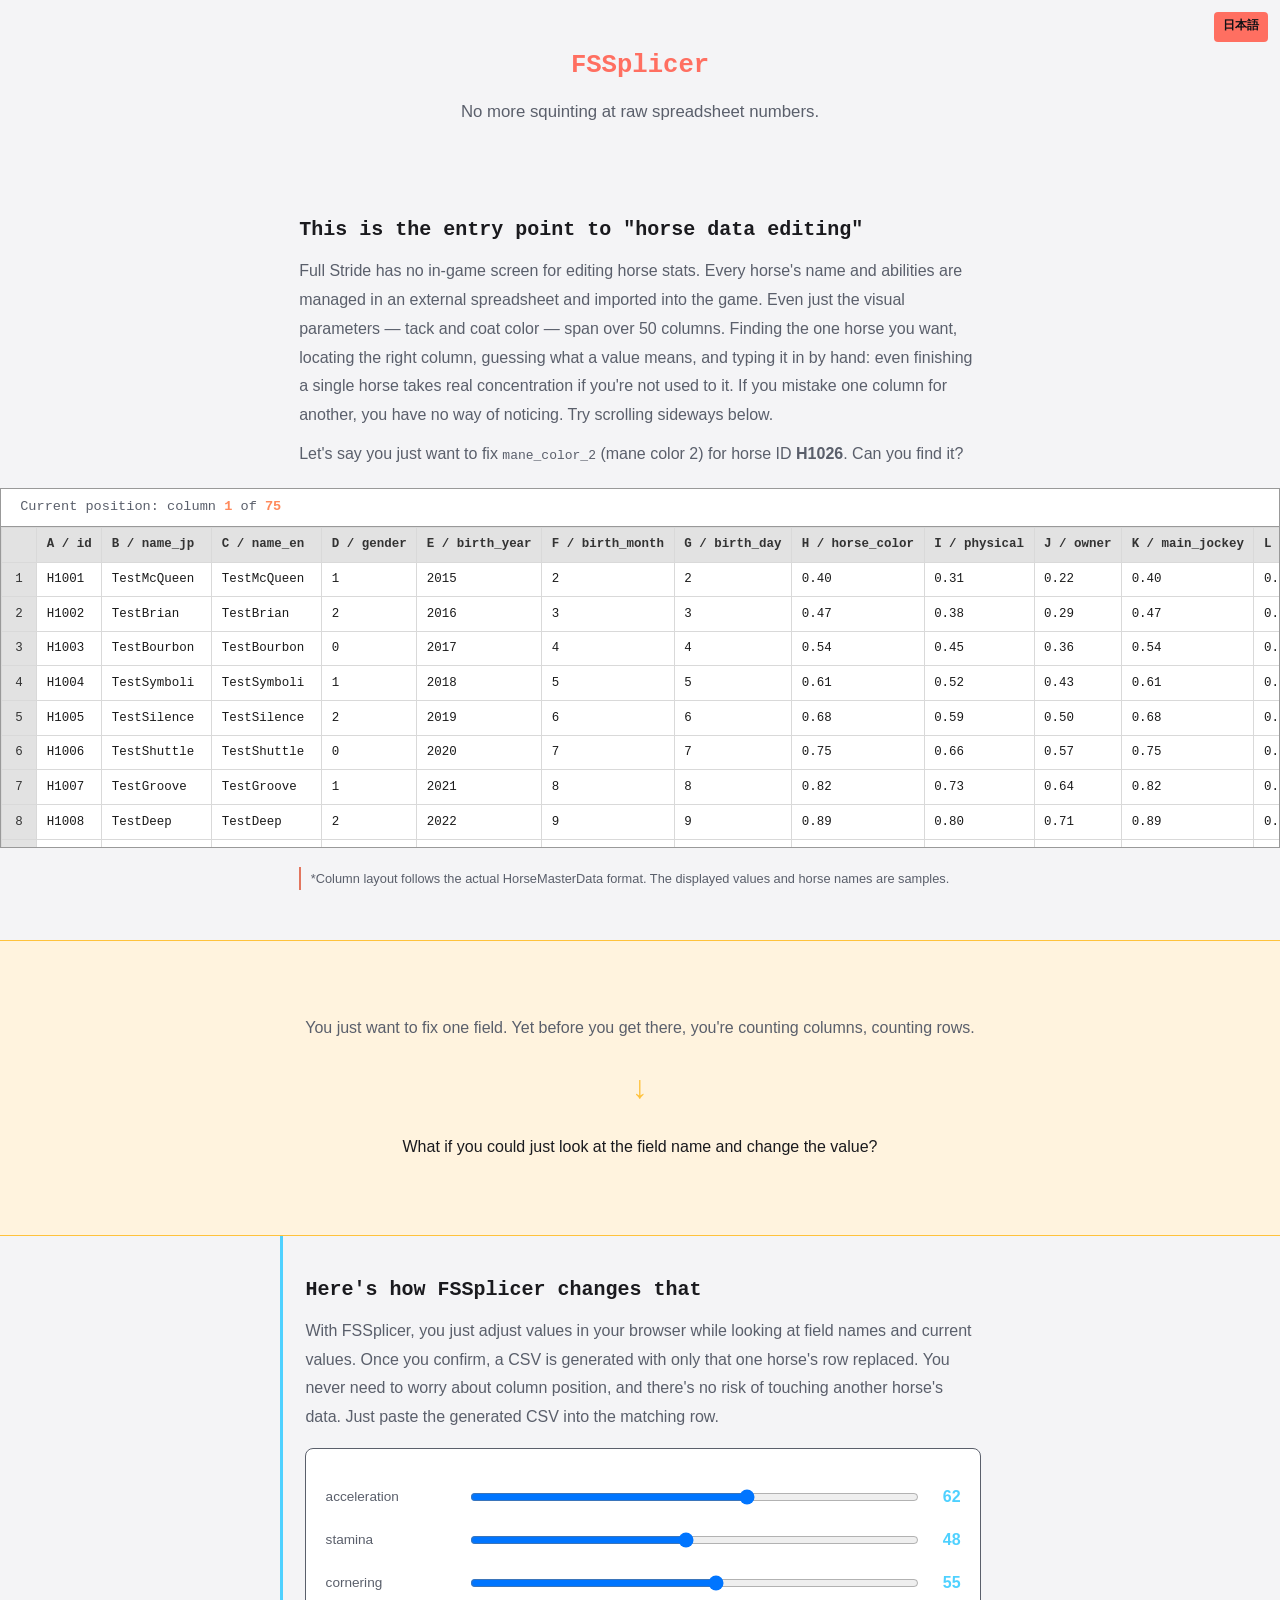
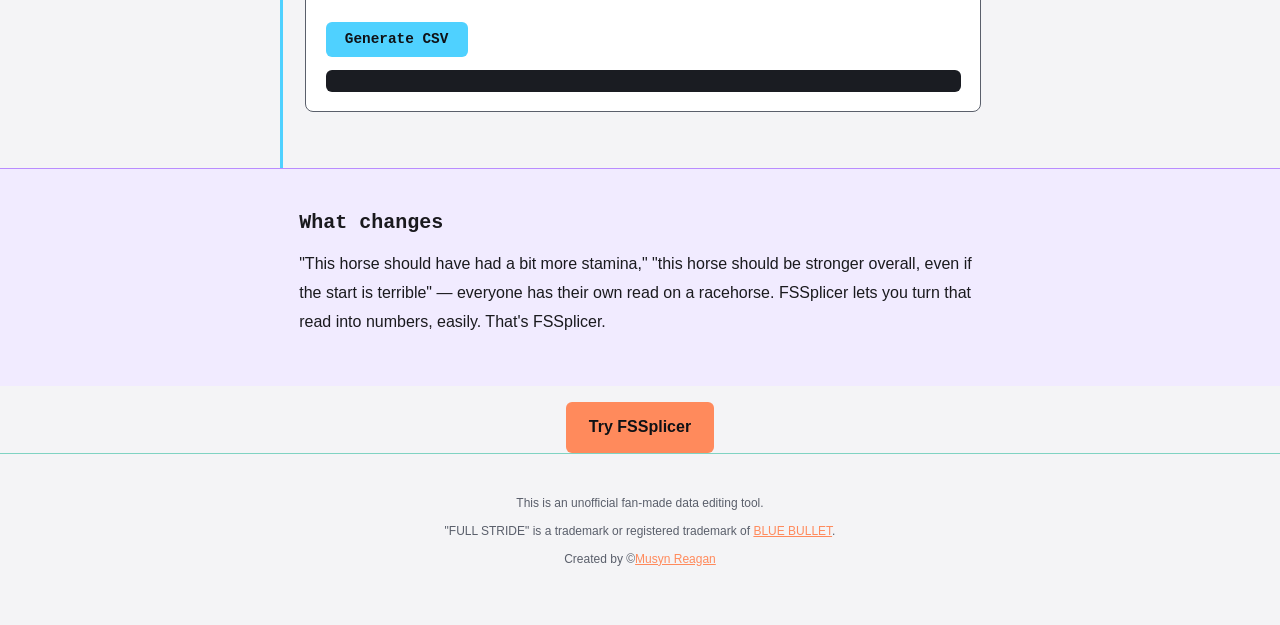
<file: intro_en.html>
<!DOCTYPE html>
<html lang="en">
<head>
<meta charset="UTF-8">
<meta name="viewport" content="width=device-width, initial-scale=1.0">
<title>What is FSSplicer? — No More Squinting at Spreadsheets</title>
<meta name="description" content="Editing horse data in Full Stride means touching a raw external spreadsheet directly. Feel that pain firsthand, and see what FSSplicer solves.">
<style>
  :root{
    --bg:#0f1115;
    --bg2:#161923;
    --fg:#e8e8ec;
    --fg-dim:#a3a7b3;
    --accent:#ff8a5c;
    --accent-hero:#ff6f61;
    --accent-turn:#ffc23c;
    --accent-after:#4fd1ff;
    --accent-summary:#b98cff;
    --accent-footer:#7fd3c2;
    --band-turn:#241a12;
    --band-summary:#1b1730;
    --grid-header:#e2e2e2;
    --grid-header-fg:#333;
    --grid-line:#d9d9d9;
    --grid-bg:#fff;
    --grid-fg:#1a1a1a;
    --danger:#e2765f;
  }
  @media (prefers-color-scheme: light){
    :root{
      --bg:#f4f4f6;
      --bg2:#ffffff;
      --fg:#1a1a1e;
      --fg-dim:#5a5f6b;
      --band-turn:#fff3de;
      --band-summary:#f1ebff;
    }
  }
  *{box-sizing:border-box;}
  html,body{margin:0;padding:0;}
  body{
    background:var(--bg);
    color:var(--fg);
    font-family: -apple-system, BlinkMacSystemFont, "Hiragino Kaku Gothic ProN", "Yu Gothic", sans-serif;
    line-height:1.8;
    overflow-x:hidden;
  }
  a{color:var(--accent);}
  section{
    padding:2.5rem 1.2rem;
    max-width:720px;
    margin:0 auto;
  }
  h1,h2{
    font-family: "IBM Plex Mono", ui-monospace, "SFMono-Regular", Consolas, Menlo, monospace;
    line-height:1.4;
    margin:0 0 0.8rem 0;
  }
  h1{font-size:1.6rem;}
  h2{font-size:1.25rem;}
  p{margin:0.6rem 0;}
  .fg-dim{color:var(--fg-dim);}
  .note{
    font-size:0.8rem;
    color:var(--fg-dim);
    border-left:2px solid var(--danger);
    padding-left:0.6rem;
    margin-top:1rem;
  }

  /* ===== ヘッダー ===== */
  #hero{
    text-align:center;
    padding-top:3rem;
  }
  #hero .catch{
    font-size:1.05rem;
    color:var(--fg-dim);
  }
  #hero h1{color:var(--accent-hero);}

  /* ===== Before: シート模写 ===== */
  #before{max-width:none; padding-left:0; padding-right:0;}
  #before .inner{
    max-width:720px;
    margin:0 auto;
    padding:0 1.2rem;
  }
  .sheet-wrap{
    margin:1.2rem 0;
    border:1px solid #999;
    max-width:100%;
  }
  .sheet-status{
    font-family:"IBM Plex Mono", ui-monospace, monospace;
    font-size:0.85rem;
    color:var(--fg-dim);
    padding:0.4rem 1.2rem;
    background:var(--bg2);
    border-bottom:1px solid #999;
  }
  .sheet-status strong{color:var(--accent);}
  .sheet-scroll{
    overflow-x:auto;
    overflow-y:auto;
    max-height:320px;
    background:var(--grid-bg);
    -webkit-overflow-scrolling:touch;
  }
  table.sheet{
    border-collapse:collapse;
    font-family:"IBM Plex Mono", ui-monospace, monospace;
    font-size:0.78rem;
    color:var(--grid-fg);
  }
  table.sheet th, table.sheet td{
    border:1px solid var(--grid-line);
    padding:0.35rem 0.6rem;
    white-space:nowrap;
    text-align:left;
  }
  table.sheet thead th{
    background:var(--grid-header);
    color:var(--grid-header-fg);
    position:sticky;
    top:0;
    z-index:2;
  }
  table.sheet th.rownum, table.sheet td.rownum{
    background:var(--grid-header);
    color:var(--grid-header-fg);
    position:sticky;
    left:0;
    z-index:1;
    text-align:center;
  }
  table.sheet thead th.rownum{ z-index:3; }

  /* ===== 転換 ===== */
  #turn{
    text-align:center;
    padding:4rem 1.2rem;
    max-width:none;
    background:var(--band-turn);
    border-top:1px solid var(--accent-turn);
    border-bottom:1px solid var(--accent-turn);
  }
  #turn .arrow{
    font-size:2rem;
    color:var(--accent-turn);
    margin:1rem 0;
  }
  #turn p{
    max-width:720px;
    margin-left:auto;
    margin-right:auto;
  }
  @media (prefers-reduced-motion: no-preference){
    #turn .arrow{
      animation: pulse 1.8s ease-in-out infinite;
    }
  }
  @keyframes pulse{
    0%,100%{opacity:0.5;}
    50%{opacity:1;}
  }

  /* ===== After: 操作画面 ===== */
  .fssp-card{
    background:var(--bg2);
    border:1px solid var(--fg-dim);
    border-radius:8px;
    padding:1.2rem;
    margin:1rem 0;
  }
  .fssp-row{
    display:flex;
    align-items:center;
    gap:0.8rem;
    margin:0.9rem 0;
  }
  .fssp-row label{
    flex:0 0 auto;
    width:130px;
    font-size:0.85rem;
    color:var(--fg-dim);
  }
  .fssp-row input[type=range]{
    flex:1 1 auto;
  }
  .fssp-row output{
    flex:0 0 auto;
    width:3ch;
    text-align:right;
    font-weight:bold;
    color:var(--accent-after);
  }
  #after{border-left:3px solid var(--accent-after); padding-left:1.4rem;}
  #csv-btn{
    margin-top:0.6rem;
    background:var(--accent-after);
    color:#0f1115;
    border:none;
    padding:0.6rem 1.2rem;
    border-radius:6px;
    font-family:"IBM Plex Mono", ui-monospace, monospace;
    font-size:0.9rem;
    font-weight:bold;
    cursor:pointer;
  }
  #csv-output{
    margin-top:0.8rem;
    background:#0b0d12;
    color:#c8e6d8;
    padding:0.7rem;
    border-radius:6px;
    font-family:"IBM Plex Mono", ui-monospace, monospace;
    font-size:0.75rem;
    overflow-x:auto;
    white-space:pre;
    min-height:1.4em;
  }
  @media (prefers-color-scheme: light){
    #csv-output{ background:#1a1c22; }
  }

  /* ===== 3点整理 ===== */
  #summary{
    max-width:none;
    background:var(--band-summary);
    border-top:1px solid var(--accent-summary);
  }
  #summary .inner{
    max-width:720px;
    margin:0 auto;
    padding:0 1.2rem;
  }
  #summary ul{
    list-style:none;
    padding:0;
    margin:1rem 0;
  }
  #summary li{
    padding:0.8rem 0;
    border-bottom:1px solid var(--fg-dim);
    font-size:0.95rem;
  }
  #summary li:last-child{border-bottom:none;}
  #summary li b{color:var(--accent-summary);}

  /* ===== フッター ===== */
  footer{
    text-align:center;
    padding:2rem 1.2rem 3rem;
    border-top:1px solid var(--accent-footer);
  }
  .fnote{
    font-size:0.75rem;
    color:var(--fg-dim);
    margin:0.4rem 0;
  }
  a:focus-visible, button:focus-visible, input:focus-visible{
    outline:2px solid var(--accent);
    outline-offset:2px;
  }

  #cta{
    text-align:center;
    padding:1rem 1.2rem 0;
  }
  #cta a.btn{
    display:inline-block;
    background:var(--accent);
    color:#0f1115;
    text-decoration:none;
    padding:0.7rem 1.4rem;
    border-radius:6px;
    font-weight:bold;
  }

  /* ===== 言語切替ボタン ===== */
  .lang-toggle{
    position:fixed;
    top:12px;
    right:12px;
    z-index:1000;
    display:inline-block;
    background:var(--accent-hero);
    color:#0f1115;
    text-decoration:none;
    border:none;
    border-radius:4px;
    padding:0.25rem 0.55rem;
    font-size:0.75rem;
    font-family:"IBM Plex Mono", ui-monospace, monospace;
    font-weight:bold;
  }
</style>
</head>
<body>

<a class="lang-toggle" href="intro.html">日本語</a>

<section id="hero">
  <h1>FSSplicer</h1>
  <p class="catch">No more squinting at raw spreadsheet numbers.</p>
</section>

<section id="before">
  <div class="inner">
    <h2>This is the entry point to "horse data editing"</h2>
    <p class="fg-dim">Full Stride has no in-game screen for editing horse stats. Every horse's name and abilities are managed in an external spreadsheet and imported into the game. Even just the visual parameters — tack and coat color — span over 50 columns. Finding the one horse you want, locating the right column, guessing what a value means, and typing it in by hand: even finishing a single horse takes real concentration if you're not used to it. If you mistake one column for another, you have no way of noticing. Try scrolling sideways below.</p>
    <p class="fg-dim">Let's say you just want to fix <code>mane_color_2</code> (mane color 2) for horse ID <strong id="target-id-inline">H1024</strong>. Can you find it?</p>
  </div>
  <div class="sheet-wrap">
    <div class="sheet-status">Current position: column <strong id="col-current">1</strong> of <strong id="col-total">30</strong></div>
    <div class="sheet-scroll" id="sheet-scroll">
      <table class="sheet" id="sheet-table">
        <thead>
          <tr id="sheet-head-row"></tr>
        </thead>
        <tbody id="sheet-body"></tbody>
      </table>
    </div>
  </div>
  <div class="inner">
    <p class="note">*Column layout follows the actual HorseMasterData format. The displayed values and horse names are samples.</p>
  </div>
</section>

<section id="turn">
  <p class="fg-dim">You just want to fix one field. Yet before you get there, you're counting columns, counting rows.</p>
  <div class="arrow" aria-hidden="true">↓</div>
  <p>What if you could just look at the field name and change the value?</p>
</section>

<section id="after">
  <h2>Here's how FSSplicer changes that</h2>
  <p class="fg-dim">With FSSplicer, you just adjust values in your browser while looking at field names and current values. Once you confirm, a CSV is generated with only that one horse's row replaced. You never need to worry about column position, and there's no risk of touching another horse's data. Just paste the generated CSV into the matching row.</p>
  <div class="fssp-card">
    <div class="fssp-row">
      <label for="slider-speed">acceleration</label>
      <input type="range" id="slider-speed" min="0" max="100" value="62">
      <output id="out-speed">62</output>
    </div>
    <div class="fssp-row">
      <label for="slider-stamina">stamina</label>
      <input type="range" id="slider-stamina" min="0" max="100" value="48">
      <output id="out-stamina">48</output>
    </div>
    <div class="fssp-row">
      <label for="slider-cornering">cornering</label>
      <input type="range" id="slider-cornering" min="0" max="100" value="55">
      <output id="out-cornering">55</output>
    </div>
    <button type="button" id="csv-btn">Generate CSV</button>
    <div id="csv-output" aria-live="polite"></div>
  </div>
</section>

<section id="summary">
  <div class="inner">
    <h2>What changes</h2>
    <p>"This horse should have had a bit more stamina," "this horse should be stronger overall, even if the start is terrible" — everyone has their own read on a racehorse. FSSplicer lets you turn that read into numbers, easily. That's FSSplicer.</p>
  </div>
</section>

<section id="cta">
  <a class="btn" href="index.html">Try FSSplicer</a>
</section>

<footer>
  <p class="fnote">This is an unofficial fan-made data editing tool.</p>
  <p class="fnote">"FULL STRIDE" is a trademark or registered trademark of <a href="https://x.com/BlueBullet_Inc" target="_blank" rel="noopener">BLUE BULLET</a>.</p>
  <p class="fnote footer-credit">Created by ©<a href="https://x.com/Mushyn_Reagan" target="_blank" rel="noopener">Musyn Reagan</a></p>
</footer>

<script>
(function(){
  "use strict";

  // ---- Beforeセクション: シート模写を生成 ----
  // HorseMasterData実列（script.jsのCOLUMN_ORDERと同一・同順）
  var COLS = [
    "id", "name_jp", "name_en", "gender", "birth_year", "birth_month", "birth_day",
    "horse_color", "physical", "owner", "main_jockey", "region",
    "turf_rating", "dirt_rating", "min_distance", "max_distance", "optimal_distance",
    "acceleration", "start_score", "cornering_score", "hill_score", "heavy_track_score",
    "fighting_spirit", "consistency", "health",
    "preferred_pace", "direction_aptitude", "running_style", "growth_curve",
    "peak_age", "retire_age",
    "head_mark", "right_front_leg_mark", "left_front_leg_mark", "right_hind_leg_mark", "left_hind_leg_mark",
    "bridle_type", "bridle_color_1", "bridle_color_2", "bridle_design", "bridle_design_color_1", "bridle_design_color_2",
    "bit_type", "bit_guard_type", "bit_guard_color",
    "mask_type", "mask_pattern", "mask_color_1", "mask_color_2",
    "ear_cover_type", "ear_cover_color_1", "ear_cover_color_2",
    "blinker_pacifier_type", "blinker_pacifier_color",
    "shadow_roll_type", "shadow_roll_color",
    "cheek_pieces_type", "cheek_pieces_color",
    "brow_band_type", "brow_band_color",
    "breast_girth_type", "neck_strap_type", "chest_color_1", "chest_color_2", "breast_girth_fur_color",
    "front_bandage_type", "front_bandage_color_1", "front_bandage_color_2",
    "hind_bandage_type", "hind_bandage_color_1", "hind_bandage_color_2",
    "front_mane_type", "back_mane_type", "mane_color_1", "mane_color_2"
  ];
  var ROWS = 28;
  var TARGET_ROW = 26; // 24〜28の範囲
  var TARGET_COL_INDEX = COLS.length - 1; // mane_color_2（右端）

  // 一目でテストデータとわかる、実在馬名パロディの馬名リスト
  var TEST_NAMES = [
    "TestMcQueen","TestBrian","TestBourbon","TestSymboli",
    "TestSilence","TestShuttle","TestGroove","TestDeep",
    "Testable","TestSaintEye","TestTrail","TestBlack",
    "TestShip","TestHayahide"
  ];
  var DAYS_IN_MONTH = [31,28,31,30,31,30,31,31,30,31,30,31];
  var TARGET_ID = 'H' + (1000 + TARGET_ROW);
  var idInline = document.getElementById('target-id-inline');
  if (idInline) idInline.textContent = TARGET_ID;

  var headRow = document.getElementById('sheet-head-row');
  var thRow = document.createElement('th');
  thRow.className = 'rownum';
  thRow.textContent = '';
  headRow.appendChild(thRow);
  COLS.forEach(function(name, i){
    var th = document.createElement('th');
    th.textContent = String.fromCharCode(65 + (i % 26)) + ' / ' + name;
    th.dataset.colIndex = i;
    headRow.appendChild(th);
  });

  var body = document.getElementById('sheet-body');
  for (var r = 1; r <= ROWS; r++){
    var tr = document.createElement('tr');
    var tdNum = document.createElement('td');
    tdNum.className = 'rownum';
    tdNum.textContent = String(r);
    tr.appendChild(tdNum);
    COLS.forEach(function(name){
      var td = document.createElement('td');
      td.textContent = sampleValue(name, r);
      tr.appendChild(td);
    });
    body.appendChild(tr);
  }

  function sampleValue(name, r){
    if (name === 'name_jp') return TEST_NAMES[(r - 1) % TEST_NAMES.length];
    if (name === 'name_en') return TEST_NAMES[(r - 1) % TEST_NAMES.length];
    if (name === 'gender') return String(r % 3);
    if (name === 'id') return 'H' + (1000 + r);
    if (name === 'birth_year') return String(2014 + (r % 10));
    if (name === 'birth_month') return String(1 + (r % 12));
    if (name === 'birth_day') {
      var m = 1 + (r % 12);
      return String(1 + (r % DAYS_IN_MONTH[m - 1]));
    }
    return (((r * 7 + name.length * 3) % 100) / 100).toFixed(2);
  }

  document.getElementById('col-total').textContent = String(COLS.length);

  var scrollBox = document.getElementById('sheet-scroll');
  var headerCells = headRow.querySelectorAll('th[data-col-index]');
  var colCurrentEl = document.getElementById('col-current');

  function updateCurrentCol(){
    var boxRect = scrollBox.getBoundingClientRect();
    var stickyLeft = boxRect.left + 60; // 行番号列の幅ぶんオフセット
    var current = 1;
    headerCells.forEach(function(th){
      var rect = th.getBoundingClientRect();
      if (rect.left <= stickyLeft + 4) {
        current = Number(th.dataset.colIndex) + 1;
      }
    });
    colCurrentEl.textContent = String(current);
  }
  scrollBox.addEventListener('scroll', updateCurrentCol, { passive: true });
  updateCurrentCol();

  // ---- Afterセクション: スライダー ----
  function wireSlider(sliderId, outId){
    var slider = document.getElementById(sliderId);
    var out = document.getElementById(outId);
    slider.addEventListener('input', function(){
      out.textContent = slider.value;
    });
  }
  wireSlider('slider-speed', 'out-speed');
  wireSlider('slider-stamina', 'out-stamina');
  wireSlider('slider-cornering', 'out-cornering');

  // ---- CSV出力 ----
  var csvBtn = document.getElementById('csv-btn');
  var csvOut = document.getElementById('csv-output');
  csvBtn.addEventListener('click', function(){
    var speed = document.getElementById('slider-speed').value;
    var stamina = document.getElementById('slider-stamina').value;
    var cornering = document.getElementById('slider-cornering').value;
    var row = [TARGET_ID, TEST_NAMES[(TARGET_ROW - 1) % TEST_NAMES.length], speed, stamina, cornering].join(',');
    csvOut.textContent = row;
  });
})();
</script>

</body>
</html>
</file>
<file: style.css>
:root {
  /* --- text tones: 明度3段（見出し / 本文・ラベル / 補助） 全て緑相で統一 --- */
  --ink: #e9ffec;
  --ink-dim: #b2d7b6;
  --muted: #6d8c71;
  /* --- surfaces: 深い黒緑を4段階 --- */
  --bg: #050805;
  --surface: #0b120c;
  --surface-2: #121c13;
  --panel: #080e09;
  /* --- lines: 2段階 --- */
  --line: #1e2b1f;
  --line-strong: #31492f;
  /* --- accents: 緑〜黄緑の中で彩度・明度の階調を作る --- */
  --accent: #33ff66;
  --accent-soft: #8fe89d;
  --accent-lime: #b6e84a;
  --accent2: #e8d84a;
  --accent-cyan: #4ad8e8;
  --focus: #7bff9c;
  --glow-green: rgba(51, 255, 102, 0.4);
  --glow-focus: rgba(123, 255, 156, 0.35);
  --glow-lime: rgba(182, 232, 74, 0.32);
  --glow-cyan: rgba(74, 216, 232, 0.3);
  --scanline: repeating-linear-gradient(to bottom, rgba(51, 255, 102, 0.022) 0px, rgba(51, 255, 102, 0.022) 2px, transparent 2px, transparent 8px);
  --scanline-strong: repeating-linear-gradient(to bottom, rgba(51, 255, 102, 0.045) 0px, rgba(51, 255, 102, 0.045) 1px, transparent 1px, transparent 3px);
  --crt-vignette: radial-gradient(ellipse at center, transparent 60%, rgba(0, 0, 0, 0.32) 100%);
  --silhouette-img: url(assets/gallery/horse_silhouette.webp);
}

* {
  box-sizing: border-box;
}

body {
  background: var(--bg);
  background-image: radial-gradient(ellipse 120% 60% at 50% 0%, rgba(51, 255, 102, 0.06), transparent 70%);
  background-attachment: fixed;
  color: var(--ink-dim);
  font-family: sans-serif;
  line-height: 1.7;
  margin: 0 auto;
  max-width: 760px;
  padding: 1rem 1.1rem 2rem;
  position: relative;
}

body::before {
  content: "";
  position: fixed;
  inset: 0;
  pointer-events: none;
  z-index: 9999;
  background-image: var(--scanline), var(--crt-vignette);
}

header {
  display: flex;
  flex-direction: column;
  gap: 0.3rem;
  position: relative;
  z-index: 1000;
  width: 100vw;
  margin-left: calc(50% - 50vw);
  margin-right: calc(50% - 50vw);
  padding-left: calc((100vw - min(100vw, 760px)) / 2 + 1.1rem);
  padding-right: calc((100vw - min(100vw, 760px)) / 2 + 1.1rem);
  border-top: 3px solid var(--accent);
  border-bottom: 1px solid var(--line-strong);
  padding-top: 0.9rem;
  padding-bottom: 0.8rem;
  margin-bottom: 1.6rem;
  box-shadow: 0 -1px 14px -2px var(--glow-green);
}

header::after {
  content: "";
  position: absolute;
  inset: 0;
  pointer-events: none;
  z-index: 1;
  background-image: var(--scanline-strong);
}

.header-top {
  display: flex;
  flex-wrap: wrap;
  justify-content: space-between;
  align-items: center;
  gap: 0.6rem;
}

.header-left {
  display: flex;
  align-items: center;
  gap: 0.4rem;
  min-width: 0;
}

.wordmark {
  margin: 0;
  display: flex;
  align-items: center;
  gap: 0.15em;
  font-family: "IBM Plex Mono", monospace;
  font-weight: 700;
  font-size: clamp(1.15em, 5.8vw, 2.2em);
  letter-spacing: 0.04em;
  color: var(--ink);
  text-shadow: 0 0 12px rgba(51, 255, 102, 0.28);
  min-width: 0;
}

.wordmark-link {
  cursor: pointer;
}

.wordmark .logo-icon {
  height: 1.3em;
  width: auto;
  object-fit: contain;
  flex-shrink: 0;
}

.wordmark span {
  color: var(--accent);
  text-shadow: 0 0 10px var(--glow-green);
}

.wordmark .version-badge {
  display: inline-block;
  font-family: "IBM Plex Mono", monospace;
  font-size: 0.22em;
  font-weight: 400;
  color: var(--accent2);
  vertical-align: super;
  margin-left: 0.25em;
  flex-shrink: 0;
  text-shadow: none;
}

.header-buttons {
  display: flex;
  align-items: center;
  gap: 8px;
  flex-shrink: 0;
  margin-left: auto;
  margin-right: 0.4rem;
}

.menu-btn {
  position: static;
  width: 40px;
  height: 40px;
  background: var(--surface);
  border: 1px solid color-mix(in srgb, var(--accent) 55%, transparent);
  border-radius: 6px;
  cursor: pointer;
  display: flex;
  flex-direction: column;
  justify-content: center;
  align-items: center;
  gap: 4px;
  flex-shrink: 0;
}

.menu-btn span {
  display: block;
  width: 20px;
  height: 2px;
  background: var(--accent);
  transition: transform 0.3s ease, opacity 0.3s ease;
}

.menu-btn.open span:nth-child(1) {
  transform: translateY(6px) rotate(45deg);
}
.menu-btn.open span:nth-child(2) {
  opacity: 0;
}
.menu-btn.open span:nth-child(3) {
  transform: translateY(-6px) rotate(-45deg);
}

.menu-drawer {
  position: fixed;
  top: -100%;
  left: 0;
  width: 100%;
  height: 100%;
  z-index: 20000;
  overflow-y: auto;
  overflow-x: hidden;
  transition: top 0.5s ease-out;
  background:
    linear-gradient(135deg, rgba(255, 255, 255, 0.16) 0%, transparent 45%),
    linear-gradient(320deg, rgba(51, 255, 102, 0.06) 0%, transparent 30%),
    linear-gradient(rgba(11, 18, 12, 0.86), rgba(11, 18, 12, 0.86));
  backdrop-filter: blur(24px) saturate(160%);
  -webkit-backdrop-filter: blur(24px) saturate(160%);
  box-shadow:
    inset 0 1px 0 rgba(255, 255, 255, 0.2),
    inset 0 -1px 0 rgba(0, 0, 0, 0.45);
  border-bottom: 1px solid var(--line-strong);
  display: flex;
  flex-direction: column;
  justify-content: center;
}

.menu-drawer.open {
  top: 0;
}

.menu-drawer-header {
  padding: 16px 24px;
  color: var(--accent);
  font-weight: 700;
  border-bottom: 1px solid var(--line-strong);
  line-height: 1.4;
  font-family: "IBM Plex Mono", monospace;
}

.menu-drawer nav {
  padding: 16px 0;
}

.menu-drawer nav a {
  display: block;
  padding: 16px 24px;
  color: var(--ink-dim);
  text-decoration: none;
  font-size: 1rem;
}

.menu-drawer nav a:hover {
  background: rgba(51, 255, 102, 0.1);
  color: var(--accent);
}

.menu-drawer nav .menu-disabled {
  display: block;
  padding: 16px 24px;
  color: var(--line-strong);
  font-size: 1rem;
  cursor: default;
  pointer-events: none;
}

.header-sub-row .subtitle {
  color: var(--muted);
  font-size: 0.62em;
  letter-spacing: 0.06em;
  margin: 0 0 0 3.8rem;
}

.lang-toggle {
  background: linear-gradient(180deg, rgba(51, 255, 102, 0.16), rgba(51, 255, 102, 0.04));
  color: var(--accent);
  border: 1px solid color-mix(in srgb, var(--accent) 55%, transparent);
  border-radius: 3px;
  padding: 0.25rem 0.6rem;
  font-family: "IBM Plex Mono", monospace;
  font-size: 0.75rem;
  font-weight: 700;
  letter-spacing: 0.08em;
  cursor: pointer;
  text-shadow: 0 0 8px var(--glow-green);
  transition: box-shadow 0.15s ease, background 0.15s ease;
}

.lang-toggle:hover,
.lang-toggle:focus-visible {
  outline: none;
  box-shadow: 0 0 12px -2px var(--glow-green);
  background: linear-gradient(180deg, rgba(51, 255, 102, 0.26), rgba(51, 255, 102, 0.08));
}

/* ---- tab bar ---- */
.tab-bar {
  display: flex;
  gap: 8px;
  margin-bottom: 2rem;
  border-bottom: 1px solid var(--line);
  padding-bottom: 8px;
}

.tab-btn {
  position: relative;
  flex: 1;
  padding: 0.65rem 0.5rem;
  font-family: "IBM Plex Mono", monospace;
  font-size: 0.88em;
  font-weight: 700;
  letter-spacing: 0.05em;
  color: var(--muted);
  background: linear-gradient(180deg, var(--surface-2), var(--surface));
  border: 1px solid var(--line);
  border-radius: 3px;
  cursor: pointer;
  transition: color 0.15s ease, border-color 0.15s ease, box-shadow 0.15s ease, background 0.15s ease;
}

.tab-btn::before {
  content: "";
  position: absolute;
  top: -1px;
  left: 14%;
  right: 14%;
  height: 2px;
  background: transparent;
  transition: background 0.15s ease, box-shadow 0.15s ease;
}

.tab-btn:hover {
  color: var(--ink-dim);
  border-color: var(--line-strong);
}

.tab-btn.active {
  color: var(--accent);
  background: linear-gradient(180deg, rgba(51, 255, 102, 0.14), rgba(51, 255, 102, 0.02) 60%, transparent);
  border-color: color-mix(in srgb, var(--accent) 55%, transparent);
  text-shadow: 0 0 10px var(--glow-green);
  box-shadow: 0 0 16px -4px var(--glow-green), inset 0 0 20px -12px var(--accent);
}

.tab-btn.active::before {
  background: var(--accent);
  box-shadow: 0 0 8px var(--glow-green);
}

/* ---- sections / panels ---- */
section {
  margin-bottom: 2.6rem;
}

section:last-of-type {
  margin-bottom: 1.6rem;
}

#section-source,
#section-basic,
#section-stats,
#section-gear,
#section-output,
#section-parse {
  position: relative;
  padding: 1.4rem 1.3rem 1.6rem;
  background: linear-gradient(180deg, #101a11 0%, #0b130c 100%);
  border: 1px solid #2a3d2b;
  border-radius: 4px;
  box-shadow: inset 0 1px 0 rgba(255, 255, 255, 0.07), 0 12px 26px -12px rgba(182, 232, 74, 0.24);
}

#section-source {
  padding: 1.15rem;
  background: linear-gradient(180deg, #0e170f 0%, #0a110b 100%);
  box-shadow: inset 0 1px 0 rgba(255, 255, 255, 0.07), 0 12px 26px -12px rgba(182, 232, 74, 0.14);
}

#load-source-status:empty {
  display: none;
}

#section-source::before,
#section-source::after,
#section-basic::before,
#section-basic::after,
#section-stats::before,
#section-stats::after,
#section-gear::before,
#section-gear::after,
#section-output::before,
#section-output::after,
#section-parse::before,
#section-parse::after {
  content: "";
  position: absolute;
  width: 12px;
  height: 12px;
  pointer-events: none;
  border-color: var(--accent);
  opacity: 0.75;
}

#section-source::before,
#section-basic::before,
#section-stats::before,
#section-gear::before,
#section-output::before,
#section-parse::before {
  top: -1px;
  left: -1px;
  border-top: 2px solid var(--accent);
  border-left: 2px solid var(--accent);
}

#section-source::after,
#section-basic::after,
#section-stats::after,
#section-gear::after,
#section-output::after,
#section-parse::after {
  bottom: -1px;
  right: -1px;
  border-bottom: 2px solid var(--accent);
  border-right: 2px solid var(--accent);
}

section h2 {
  font-family: "IBM Plex Mono", monospace;
  font-size: clamp(1.15em, 3vw, 1.45em);
  font-weight: 700;
  line-height: 1.3;
  letter-spacing: 0.06em;
  color: var(--ink);
  text-shadow: 0 0 14px rgba(51, 255, 102, 0.22);
  margin: 0 0 1.4rem;
  border-bottom: 1px solid var(--line-strong);
  padding-bottom: 0.55rem;
}

#section-source h2::before,
#section-basic h2::before,
#section-stats h2::before,
#section-output h2::before,
#section-parse h2::before {
  content: "■ ";
  color: var(--accent);
  text-shadow: 0 0 10px var(--glow-green);
}

summary {
  cursor: pointer;
  border-bottom: 1px solid var(--line-strong);
  padding-bottom: 0.4rem;
  letter-spacing: 0.03em;
}

summary h2 {
  display: inline;
  border-bottom: none;
  padding-bottom: 0;
  margin: 0;
}

#section-gear summary {
  margin-bottom: 1.2rem;
}

#x-share-guide {
  margin-top: 1.4rem;
}

#x-share-guide > p {
  color: var(--muted);
  font-size: 0.8rem;
  margin: 1rem 0 0.4rem;
}

/* ---- form rows ---- */
.form-row {
  display: flex;
  flex-direction: column;
  gap: 0.4rem;
  margin-bottom: 1.5rem;
}

.form-row label {
  font-size: 0.9rem;
  font-weight: 600;
  letter-spacing: 0.06em;
  color: var(--ink-dim);
}

.form-row input,
.form-row select {
  background: var(--panel);
  color: var(--ink);
  border: 1px solid var(--line-strong);
  border-radius: 3px;
  padding: 0.55rem 0.65rem;
  font-size: 1rem;
  width: 100%;
  box-shadow: inset 0 1px 4px rgba(0, 0, 0, 0.5);
  transition: border-color 0.15s ease, box-shadow 0.15s ease, color 0.15s ease;
}

.form-row input:hover,
.form-row select:hover {
  border-color: color-mix(in srgb, var(--focus) 45%, var(--line-strong));
}

.form-row input:focus,
.form-row select:focus {
  outline: none;
  border-color: var(--focus);
  color: #fff;
  box-shadow: inset 0 1px 4px rgba(0, 0, 0, 0.5), 0 0 0 1px var(--focus), 0 0 16px -2px var(--glow-focus);
}

.form-row input:disabled {
  color: var(--muted);
  background: color-mix(in srgb, var(--muted) 10%, var(--bg) 90%);
}

.form-row-fixed input {
  opacity: 0.7;
}

.form-row-triple {
  flex-direction: row;
  gap: 0.8rem;
}

.form-row-triple > div {
  flex: 1;
  display: flex;
  flex-direction: column;
  gap: 0.4rem;
}

.form-row-triple label {
  font-size: 0.78rem;
  font-weight: 600;
  letter-spacing: 0.06em;
  color: var(--ink-dim);
  display: block;
  min-height: 2.4em;
}

.form-row-quad {
  display: flex;
  gap: 0.5rem;
}

.form-row-quad-item {
  width: 25%;
  display: flex;
  flex-direction: column;
  gap: 0.3rem;
}

.form-row-quad-item label {
  font-size: 0.74rem;
  font-weight: 600;
  letter-spacing: 0.04em;
  color: var(--ink-dim);
  min-height: 0;
}

.form-row-quad-item input {
  width: 100%;
}

/* ---- stat rows (sliders) ---- */
.stat-row {
  margin-bottom: 1.1rem;
  background: linear-gradient(180deg, var(--surface-2), var(--surface));
  border: 1px solid var(--line);
  border-radius: 4px;
  padding: 0.8rem 0.9rem;
}

.stat-row label {
  font-size: 0.78rem;
  font-weight: 600;
  letter-spacing: 0.06em;
  color: var(--ink-dim);
  display: block;
  margin-bottom: 0.55rem;
}

.stat-row-controls {
  display: flex;
  align-items: center;
  gap: 0.7rem;
}

.stat-row-controls input[type="range"] {
  flex: 1;
  min-width: 0;
  accent-color: var(--accent);
}

.stat-row-controls input[type="number"] {
  width: 5rem;
  background: var(--panel);
  color: var(--ink);
  border: 1px solid var(--line-strong);
  border-radius: 3px;
  padding: 0.35rem;
  box-shadow: inset 0 1px 4px rgba(0, 0, 0, 0.5);
  transition: border-color 0.15s ease, box-shadow 0.15s ease;
}

.stat-row-controls input[type="number"]:focus,
.stat-row-controls input[type="range"]:focus {
  outline: none;
}

.stat-row-controls input[type="number"]:focus {
  border-color: var(--focus);
  box-shadow: inset 0 1px 4px rgba(0, 0, 0, 0.5), 0 0 0 1px var(--focus), 0 0 16px -2px var(--glow-focus);
}

.stat-row-controls .stat-edge-label {
  color: var(--muted);
  font-size: 0.74rem;
  letter-spacing: 0.04em;
  white-space: nowrap;
  flex-shrink: 0;
}

/* 重要な数値表示：最も強く光らせる（黄緑＝数値の差し色） */
.stat-row-controls .stat-value-display {
  width: 5rem;
  flex-shrink: 0;
  text-align: center;
  background: var(--panel);
  color: var(--accent-lime);
  border: 1px solid color-mix(in srgb, var(--accent-lime) 50%, transparent);
  border-radius: 3px;
  padding: 0.35rem;
  font-family: "IBM Plex Mono", monospace;
  font-size: 1.05rem;
  font-weight: 700;
  letter-spacing: 0.02em;
  text-shadow: 0 0 12px var(--glow-lime);
  box-shadow: inset 0 0 18px -9px var(--accent-lime), 0 0 12px -8px var(--glow-lime);
}

/* ---- gear ---- */
.gear-copy-box {
  border: 1px dashed var(--line-strong);
  border-radius: 4px;
  padding: 0.8rem 0.9rem;
  margin-bottom: 1.4rem;
  background: color-mix(in srgb, var(--surface-2) 70%, transparent 30%);
  backdrop-filter: blur(3px);
}

.gear-copy-box label {
  font-size: 0.78rem;
  font-weight: 600;
  letter-spacing: 0.06em;
  color: var(--ink-dim);
  display: block;
  margin-bottom: 0.4rem;
}

.gear-copy-row {
  display: flex;
  gap: 0.5rem;
}

.gear-copy-row input {
  flex: 1;
  min-width: 0;
  background: var(--panel);
  color: var(--ink);
  border: 1px solid var(--line-strong);
  border-radius: 3px;
  padding: 0.45rem;
  box-shadow: inset 0 1px 4px rgba(0, 0, 0, 0.5);
  transition: border-color 0.15s ease, box-shadow 0.15s ease;
}

/* サポート情報（ヒント・ステータス）は静かに沈める */
.gear-copy-status,
.copy-status,
.color-sample-note {
  font-size: 0.86rem;
  color: var(--muted);
  line-height: 1.65;
  letter-spacing: 0.01em;
  min-height: 1em;
  margin: 0.5rem 0 0;
}

.gear-copy-status {
  margin: 0.5rem 0 1rem;
}

#gear-grid {
  display: grid;
  grid-template-columns: 1fr 1fr;
  gap: 0.9rem 1rem;
}

.gear-field label {
  font-size: 0.72rem;
  font-weight: 600;
  letter-spacing: 0.05em;
  color: var(--ink-dim);
  display: block;
  margin-bottom: 0.3rem;
}

.gear-field input {
  width: 100%;
  background: var(--surface-2);
  color: var(--ink);
  border: 1px solid var(--line-strong);
  border-radius: 3px;
  padding: 0.45rem;
  box-shadow: inset 0 1px 4px rgba(0, 0, 0, 0.5);
  transition: border-color 0.15s ease, box-shadow 0.15s ease;
}

.gear-field input:focus,
.gear-copy-row input:focus {
  outline: none;
  border-color: var(--focus);
  box-shadow: inset 0 1px 4px rgba(0, 0, 0, 0.5), 0 0 0 1px var(--focus), 0 0 16px -2px var(--glow-focus);
}

/* ---- buttons ---- */
/* 主操作：生成・解析（ベタ塗りをやめ、グロー＋階調で立たせる） */
.search-btn,
#parse-btn {
  display: block;
  width: 100%;
  background: linear-gradient(180deg, rgba(51, 255, 102, 0.22), rgba(51, 255, 102, 0.05) 65%, transparent);
  color: var(--accent);
  border: 1px solid color-mix(in srgb, var(--accent) 65%, transparent);
  border-radius: 3px;
  padding: 0.8rem;
  font-size: 1rem;
  font-family: "IBM Plex Mono", monospace;
  font-weight: 700;
  letter-spacing: 0.12em;
  cursor: pointer;
  margin-bottom: 0.9rem;
  text-shadow: 0 0 12px var(--glow-green);
  box-shadow: 0 0 18px -4px var(--glow-green), inset 0 0 24px -14px var(--accent);
  transition: background 0.15s ease, box-shadow 0.15s ease, color 0.15s ease;
}

.search-btn:hover,
#parse-btn:hover,
.search-btn:focus-visible,
#parse-btn:focus-visible {
  outline: none;
  color: #d6ffe4;
  background: linear-gradient(180deg, rgba(51, 255, 102, 0.34), rgba(51, 255, 102, 0.1) 65%, transparent);
  box-shadow: 0 0 26px -4px var(--glow-green), inset 0 0 26px -10px var(--accent);
}

/* 副操作：読み込む・コピー系（シアン系のアウトライン） */
#load-source-btn,
#copy-btn,
#parse-copy-btn,
#share-copy-btn,
#x-template-copy-btn,
#x-share-copy-btn-inner,
.gear-copy-row button {
  background: linear-gradient(180deg, var(--surface-2), var(--surface));
  color: var(--accent-soft);
  border: 1px solid color-mix(in srgb, var(--accent-soft) 38%, transparent);
  border-radius: 3px;
  padding: 0.5rem 1rem;
  margin-top: 0.6rem;
  font-family: "IBM Plex Mono", monospace;
  font-size: 0.85rem;
  font-weight: 700;
  letter-spacing: 0.08em;
  cursor: pointer;
  white-space: nowrap;
  box-shadow: 0 0 12px -9px var(--accent-soft);
  transition: border-color 0.15s ease, box-shadow 0.15s ease, color 0.15s ease, background 0.15s ease;
}

#load-source-btn:hover,
#copy-btn:hover,
#parse-copy-btn:hover,
#share-copy-btn:hover,
#x-template-copy-btn:hover,
#x-share-copy-btn-inner:hover,
.gear-copy-row button:hover,
#load-source-btn:focus-visible,
#copy-btn:focus-visible,
#parse-copy-btn:focus-visible,
#share-copy-btn:focus-visible,
#x-template-copy-btn:focus-visible,
#x-share-copy-btn-inner:focus-visible,
.gear-copy-row button:focus-visible {
  outline: none;
  color: #d6ffe0;
  border-color: var(--accent-soft);
  box-shadow: 0 0 14px -6px var(--glow-focus);
}

.gear-copy-row button {
  margin-top: 0;
}

/* ---- textarea ---- */
textarea {
  width: 100%;
  box-sizing: border-box;
  background: var(--panel);
  color: var(--ink);
  border: 1px solid var(--line-strong);
  border-radius: 3px;
  padding: 0.7rem;
  font-family: "IBM Plex Mono", monospace;
  font-size: 1rem;
  line-height: 1.6;
  box-shadow: inset 0 1px 4px rgba(0, 0, 0, 0.5);
  transition: border-color 0.15s ease, box-shadow 0.15s ease;
}

textarea:focus {
  outline: none;
  border-color: var(--focus);
  box-shadow: inset 0 1px 4px rgba(0, 0, 0, 0.5), 0 0 0 1px var(--focus), 0 0 16px -2px var(--glow-focus);
}

textarea[readonly] {
  color: var(--accent-soft);
}

/* ---- footer / links ---- */
footer {
  margin-top: 2.4rem;
}

footer .fnote,
.related-tools .fnote {
  color: var(--muted);
  font-size: 0.74rem;
  line-height: 1.7;
  text-align: center;
  margin: 0 auto 2px;
}

.related-tools {
  text-align: center;
  padding-top: 1.2rem;
  padding-bottom: 1.2rem;
  margin-bottom: 10px;
  border-top: 1px solid var(--line);
  border-bottom: 1px solid var(--line);
}

footer a,
.related-tools a {
  color: var(--accent-soft);
}

footer .fnote.footer-credit {
  margin-top: 14px;
}

.visit-counter {
  text-align: center;
  margin-top: 10px;
  opacity: 0.55;
}

@media (max-width: 480px) {
  #gear-grid {
    grid-template-columns: 1fr;
  }

  #section-source,
  #section-basic,
  #section-stats,
  #section-gear,
  #section-output,
  #section-parse {
    padding: 1.1rem 0.95rem 1.3rem;
  }
}

/* ---- usage guide (howto accordion) ---- */
.usage-details {
  margin: 0 0 2rem;
  border: 1px solid var(--line);
  border-radius: 3px;
  background: linear-gradient(180deg, var(--surface), var(--panel));
  backdrop-filter: blur(3px);
}

.usage-details summary {
  padding: 0.7rem 0.95rem;
  font-family: "IBM Plex Mono", monospace;
  font-size: 0.82em;
  font-weight: 700;
  letter-spacing: 0.08em;
  cursor: pointer;
  list-style: none;
  border-bottom: none;
  padding-bottom: 0.7rem;
  color: var(--ink);
}

.usage-details summary::-webkit-details-marker {
  display: none;
}

.usage-details summary::before {
  content: "▶ ";
  font-size: 0.8em;
  color: var(--accent);
  text-shadow: 0 0 8px var(--glow-green);
}

.usage-details[open] summary::before {
  content: "▼ ";
}

.usage-details ol {
  margin: 0;
  padding: 0 0.95rem 0.5rem 2rem;
  font-size: 0.78em;
  color: var(--muted);
  line-height: 1.8;
  border-top: 1px solid var(--line);
}

.usage-details ol li {
  padding: 0.6rem 0;
  border-bottom: 1px solid var(--line);
}

.usage-details ol li::marker {
  color: color-mix(in srgb, var(--accent) 70%, transparent);
  font-family: "IBM Plex Mono", monospace;
}

.usage-details ol li:last-child {
  border-bottom: none;
}

.bsky-notice {
  margin: 0 0 2rem;
  padding: 0.7rem 1rem;
  border: 1px solid var(--line-strong);
  border-radius: 3px;
  background: linear-gradient(180deg, var(--surface), var(--panel));
  color: var(--ink-dim);
  font-size: 0.85rem;
  line-height: 1.6;
}

.bsky-notice a {
  color: var(--accent-cyan);
  text-decoration: underline;
  word-break: break-all;
}

/* ---- color / mark samples ---- */
.color-sample-strip {
  margin-top: 8px;
  margin-bottom: 1.5rem;
  min-width: 0;
  grid-column: 1 / -1;
}

.color-sample-note {
  font-size: 11px;
  color: var(--muted);
  margin: 0 0 8px;
}

.color-sample-row {
  display: flex;
  gap: 8px;
  overflow-x: auto;
  padding-bottom: 4px;
  min-width: 0;
  max-width: 100%;
}

.color-sample-btn {
  flex-shrink: 0;
  padding: 0;
  border: 2px solid transparent;
  border-radius: 6px;
  background: none;
  cursor: pointer;
  transition: border-color 0.15s ease, box-shadow 0.15s ease;
}

.color-sample-btn.is-selected {
  border-color: var(--accent);
  box-shadow: 0 0 12px -2px var(--glow-green);
}

.color-sample-imgwrap {
  position: relative;
  z-index: 10000;
  display: block;
  width: 72px;
  height: 72px;
  border-radius: 4px;
  overflow: hidden;
}

.color-sample-imgwrap img {
  width: 100%;
  height: 100%;
  object-fit: cover;
  display: block;
}

.color-sample-credit {
  position: absolute;
  right: 2px;
  bottom: 2px;
  font-size: 8px;
  color: rgba(255,255,255,0.85);
  text-shadow: 0 0 2px rgba(0,0,0,0.9);
  pointer-events: none;
}

.color-sample-legend-item {
  display: flex;
  flex-direction: column;
  align-items: center;
  gap: 2px;
  flex-shrink: 0;
}

.color-sample-legend-num {
  font-family: "IBM Plex Mono", monospace;
  font-size: 11px;
  font-weight: 700;
  color: var(--ink-dim);
}

.color-sample-grid {
  display: flex;
  flex-wrap: wrap;
  gap: 8px;
  min-width: 0;
  max-width: 100%;
}

.head-mark-legend-details {
  grid-column: 1 / -1;
  min-width: 0;
}

.head-mark-legend-details .color-sample-strip {
  padding: 10px 14px 14px;
  margin-bottom: 0;
}

.color-sample-source-link {
  display: block;
  margin-top: 10px;
  font-size: 12px;
  color: var(--accent-soft);
}

/* ---- micro-interaction: 生成/コピー成功時の一瞬のグロー演出 ---- */
@keyframes fss-pulse-glow {
  0% {
    box-shadow: 0 0 18px -4px var(--glow-green), inset 0 0 24px -14px var(--accent);
  }
  40% {
    box-shadow: 0 0 30px 0 var(--glow-green), inset 0 0 30px -6px var(--accent);
  }
  100% {
    box-shadow: 0 0 18px -4px var(--glow-green), inset 0 0 24px -14px var(--accent);
  }
}

.fss-pulse {
  animation: fss-pulse-glow 0.6s ease-out;
}

@keyframes fss-copy-flash {
  0% {
    color: var(--accent);
  }
  100% {
    color: var(--muted);
  }
}

.fss-copy-flash {
  animation: fss-copy-flash 0.6s ease-out;
}

/* ---- modal ---- */
.modal {
  position: fixed;
  inset: 0;
  background: rgba(0,0,0,0.72);
  display: flex;
  align-items: center;
  justify-content: center;
  padding: 16px;
  z-index: 10;
}

.modal.hidden {
  display: none;
}

.modal-content {
  max-width: 600px;
  width: 100%;
  max-height: 80vh;
  overflow-y: auto;
  position: relative;
  padding: 22px;
  border-radius: 4px;
  background: linear-gradient(180deg, var(--surface-2), var(--panel));
  border: 1px solid var(--line-strong);
  box-shadow: 0 0 40px -10px var(--glow-focus);
}

.modal-close {
  position: absolute;
  top: 8px;
  right: 12px;
  background: none;
  border: none;
  color: var(--muted);
  font-size: 1.5em;
  cursor: pointer;
}

.modal-close:hover {
  color: var(--ink);
}

.install-toggle {
  width: 28px;
  height: 28px;
  border: 1px solid var(--line-strong);
  border-radius: 3px;
  background: var(--surface-2);
  font-size: 1em;
  display: flex;
  align-items: center;
  justify-content: center;
  cursor: pointer;
  flex-shrink: 0;
}

.install-toggle:hover {
  border-color: var(--focus);
  box-shadow: 0 0 12px -4px var(--glow-focus);
}

.install-guide p {
  margin: 0 0 10px;
  font-size: 0.88em;
  color: var(--ink-dim);
}

.install-guide p:first-of-type {
  font-family: "IBM Plex Mono", monospace;
  font-weight: 700;
  letter-spacing: 0.06em;
  color: var(--ink);
}

.install-guide p:last-child {
  margin-bottom: 0;
}

.accordion-hint {
  font-size: 0.65em;
  font-weight: 400;
  letter-spacing: 0;
  color: var(--muted);
  margin-left: 0.5em;
}

/* ---- footer disclaimer ---- */
.footer-disclaimer {
  margin: 14px auto 12px;
  max-width: 40em;
  text-align: center;
}

.footer-disclaimer summary {
  cursor: pointer;
  display: inline-block;
  padding: 3px 12px;
  border: 1px solid var(--line);
  border-radius: 3px;
  color: var(--muted);
  font-size: 0.78rem;
  letter-spacing: 0.04em;
  padding-bottom: 3px;
}

.footer-disclaimer summary:hover {
  color: var(--ink-dim);
  border-color: var(--line-strong);
}

.footer-disclaimer[open] summary {
  margin-bottom: 10px;
}

.disclaimer-body {
  display: flex;
  flex-direction: column;
  gap: 10px;
  text-align: left;
  counter-reset: disclaimer-count;
}

.disclaimer-section {
  background: linear-gradient(180deg, var(--surface), var(--panel));
  border: 1px solid var(--line);
  border-radius: 4px;
  padding: 12px 14px;
  margin-bottom: 0;
}

.disclaimer-section h4 {
  margin: 0 0 8px;
  font-family: "IBM Plex Mono", monospace;
  font-size: 0.85rem;
  font-weight: 700;
  letter-spacing: 0.04em;
  color: var(--ink);
  border-left: 2px solid var(--accent);
  padding-left: 8px;
  counter-increment: disclaimer-count;
}

.disclaimer-section h4::before {
  content: counter(disclaimer-count, decimal-leading-zero) " ";
  font-family: "IBM Plex Mono", monospace;
  color: var(--accent);
  text-shadow: 0 0 8px var(--glow-green);
}

.disclaimer-section p {
  margin: 0;
  font-size: 0.78rem;
  line-height: 1.8;
  color: var(--muted);
}

.disclaimer-dates {
  display: block;
  margin-top: 10px;
}

/* ---- 名馬ギャラリー (gallery.html) ---- */
.gallery-grid {
  display: grid;
  grid-template-columns: repeat(2, 1fr);
  gap: 12px;
  margin: 0 0 1.6rem;
}

@media (min-width: 700px) {
  .gallery-grid {
    grid-template-columns: repeat(3, 1fr);
  }
}

@media (min-width: 1000px) {
  .gallery-grid {
    grid-template-columns: repeat(4, 1fr);
  }
}

.gallery-empty {
  color: var(--muted);
  font-size: 0.85rem;
  text-align: center;
  padding: 1.2rem 0;
}

.gallery-card {
  position: relative;
  display: flex;
  flex-direction: column;
  align-items: center;
  gap: 0.5rem;
  padding: 0.9rem 0.7rem 1rem;
  background: linear-gradient(180deg, #101a11 0%, #0b130c 100%);
  border: 1px solid #2a3d2b;
  border-radius: 4px;
  box-shadow: inset 0 1px 0 rgba(255, 255, 255, 0.07), 0 10px 26px -20px #000;
  color: var(--ink);
  font-family: inherit;
  cursor: pointer;
  text-align: center;
}

.gallery-card::before,
.gallery-card::after {
  content: "";
  position: absolute;
  width: 10px;
  height: 10px;
  pointer-events: none;
  border-color: var(--accent);
  opacity: 0.75;
}

.gallery-card::before {
  top: -1px;
  left: -1px;
  border-top: 2px solid var(--accent);
  border-left: 2px solid var(--accent);
}

.gallery-card::after {
  bottom: -1px;
  right: -1px;
  border-bottom: 2px solid var(--accent);
  border-right: 2px solid var(--accent);
}

.gallery-card:hover,
.gallery-card:focus-visible {
  border-color: color-mix(in srgb, var(--accent) 55%, transparent);
  box-shadow: 0 0 16px -4px var(--glow-green), inset 0 0 20px -12px var(--accent);
}

.gallery-silhouette-wrap {
  position: relative;
  width: 100%;
  aspect-ratio: 1 / 1;
  border-radius: 4px;
  overflow: hidden;
  background: var(--surface-2);
}

.gallery-silhouette-backdrop {
  position: absolute;
  top: 50%;
  left: 50%;
  width: 82%;
  height: 82%;
  transform: translate(-50%, -50%);
  border-radius: 50%;
  background: #3d4d40;
}

.gallery-silhouette-layer {
  position: absolute;
  top: 50%;
  left: 50%;
  width: 70%;
  height: 70%;
  transform: translate(-50%, -50%);
  -webkit-mask-image: var(--silhouette-img);
  -webkit-mask-size: contain;
  -webkit-mask-repeat: no-repeat;
  -webkit-mask-position: center;
  mask-image: var(--silhouette-img);
  mask-size: contain;
  mask-repeat: no-repeat;
  mask-position: center;
}

.gallery-card-name {
  font-family: "IBM Plex Mono", monospace;
  font-size: 0.95rem;
  font-weight: 700;
  color: var(--ink);
  text-shadow: 0 0 10px rgba(51, 255, 102, 0.18);
  line-height: 1.35;
  min-height: 2.7em;
  max-height: 2.7em;
  overflow: hidden;
  display: flex;
  align-items: center;
  justify-content: center;
  text-wrap: balance;
  overflow-wrap: anywhere;
}

.gallery-card-creator {
  font-size: 0.72rem;
  color: var(--muted);
}

.gallery-card-ratings {
  display: flex;
  gap: 6px;
  flex-wrap: wrap;
  justify-content: center;
}

.gallery-rating-chip {
  font-family: "IBM Plex Mono", monospace;
  font-size: 0.72rem;
  padding: 2px 8px;
  border-radius: 999px;
  border: 1px solid color-mix(in srgb, var(--accent) 55%, transparent);
  color: var(--accent-soft);
}

/* ---- 馬詳細ページ (detail.html) ---- */

.gallery-detail-back {
  display: inline-block;
  margin-bottom: 1rem;
  color: var(--accent-soft);
  text-decoration: none;
  font-size: 0.85rem;
}

.gallery-detail-back:hover {
  color: var(--accent);
}

.gallery-detail-message {
  text-align: center;
  color: var(--muted);
  padding: 2rem 0;
}

.gallery-detail-header {
  display: flex;
  flex-direction: row;
  align-items: center;
  justify-content: space-between;
  gap: 0.75rem;
  margin-bottom: 1rem;
}

.gallery-detail-header-text {
  display: flex;
  flex-direction: column;
  gap: 0.25rem;
  min-width: 0;
}

.gallery-detail-name {
  font-family: "IBM Plex Mono", monospace;
  font-size: 1.3rem;
  font-weight: 700;
  color: var(--ink);
  text-shadow: 0 0 10px rgba(51, 255, 102, 0.18);
}

.gallery-detail-creator {
  font-size: 0.8rem;
  color: var(--muted);
}

.gallery-detail-section {
  position: relative;
  margin-bottom: 1.2rem;
  padding: 0.9rem 0.9rem 1rem;
  background: linear-gradient(180deg, #101a11 0%, #0b130c 100%);
  border: 1px solid #2a3d2b;
  border-radius: 4px;
}

.gallery-detail-section::before,
.gallery-detail-section::after {
  content: "";
  position: absolute;
  width: 10px;
  height: 10px;
  pointer-events: none;
  border-color: var(--accent);
  opacity: 0.75;
}

.gallery-detail-section::before {
  top: -1px;
  left: -1px;
  border-top: 2px solid var(--accent);
  border-left: 2px solid var(--accent);
}

.gallery-detail-section::after {
  bottom: -1px;
  right: -1px;
  border-bottom: 2px solid var(--accent);
  border-right: 2px solid var(--accent);
}

.gallery-detail-section h2 {
  margin: 0 0 0.7rem;
  font-size: 0.95rem;
  color: var(--ink);
}

.gallery-detail-silhouette-row {
  display: flex;
  align-items: center;
  gap: 1rem;
}

.gallery-detail-silhouette-wrap {
  width: 120px;
  flex-shrink: 0;
}

.gallery-detail-rating-big {
  display: flex;
  flex-direction: column;
  gap: 0.4rem;
}

.gallery-detail-rating-row {
  display: flex;
  align-items: baseline;
  gap: 0.5rem;
}

.gallery-detail-rating-label {
  font-size: 0.85rem;
  color: var(--muted);
}

.gallery-detail-rating-value {
  font-family: "IBM Plex Mono", monospace;
  font-size: 1.4rem;
  font-weight: 700;
  color: var(--accent-soft);
}

.gallery-detail-radar-wrap {
  display: flex;
  justify-content: center;
  margin: 8px 0;
}

.detail-radar {
  width: 210px;
  height: 210px;
}

.detail-radar .radar-label {
  font-size: 9px;
}

.radar-base {
  fill: var(--surface-2);
  stroke: var(--muted);
  stroke-width: 1.5;
}

.radar-ring {
  fill: none;
  stroke: var(--muted);
  stroke-width: 0.8;
  opacity: 0.55;
}

.radar-spoke {
  stroke: var(--muted);
  stroke-width: 0.8;
  opacity: 0.4;
}

.radar-value {
  fill: var(--accent);
  fill-opacity: 0.35;
  stroke: var(--accent);
  stroke-width: 2;
  stroke-linejoin: round;
  pointer-events: none;
}

.radar-label {
  fill: var(--ink-dim);
  font-size: 13px;
  pointer-events: none;
}

.gallery-detail-stat-rows {
  display: flex;
  flex-direction: column;
  gap: 0.7rem;
}

.gallery-detail-stat-row {
  display: flex;
  flex-direction: column;
  gap: 0.3rem;
}

.gallery-detail-stat-label {
  font-size: 0.8rem;
  color: var(--ink-dim);
  font-weight: 700;
}

.gallery-detail-stat-sub {
  font-size: 0.82rem;
  color: var(--muted);
}

.gallery-detail-running-style-row {
  display: flex;
  gap: 6px;
  flex-wrap: wrap;
  margin-top: 0.3rem;
}

.gallery-detail-rs-item {
  display: flex;
  flex-direction: column;
  align-items: center;
  gap: 3px;
}

.gallery-detail-rs-value {
  font-size: 0.62rem;
  color: var(--muted);
  font-family: "IBM Plex Mono", monospace;
}

.gallery-detail-rs-chip {
  font-size: 0.78rem;
  padding: 2px 10px;
  border-radius: 999px;
  border: 1px solid var(--line-strong);
  color: var(--muted);
}

.gallery-detail-rs-chip.is-main {
  border-color: var(--accent);
  color: var(--accent-soft);
  background: color-mix(in srgb, var(--accent) 12%, transparent);
}

.gallery-detail-slider-track {
  position: relative;
  height: 6px;
  border-radius: 999px;
  background: var(--surface-2);
  border: 1px solid var(--line);
}

.gallery-detail-slider-fill {
  position: absolute;
  top: 0;
  bottom: 0;
  background: var(--accent-soft);
  opacity: 0.5;
  border-radius: 999px;
}

.gallery-detail-slider-dot {
  position: absolute;
  top: 50%;
  width: 12px;
  height: 12px;
  border-radius: 50%;
  background: var(--accent);
  transform: translate(-50%, -50%);
  box-shadow: 0 0 6px var(--glow-green);
}

.gallery-detail-age-row {
  display: flex;
  gap: 1.5rem;
  justify-content: center;
}

.gallery-detail-age-item {
  display: flex;
  flex-direction: column;
  align-items: center;
  gap: 0.2rem;
}

.gallery-detail-age-label {
  font-size: 0.75rem;
  color: var(--muted);
}

.gallery-detail-age-value {
  font-family: "IBM Plex Mono", monospace;
  font-size: 1.05rem;
  color: var(--ink);
}

.gallery-like-btn {
  display: flex;
  align-items: center;
  gap: 0.4rem;
  flex-shrink: 0;
  padding: 0.4rem 0.9rem;
  border-radius: 999px;
  border: 1px solid var(--accent);
  background: color-mix(in srgb, var(--accent) 10%, transparent);
  color: var(--ink);
  font-family: "IBM Plex Mono", monospace;
  font-size: 0.9rem;
  cursor: pointer;
}

.gallery-like-btn:hover:not(:disabled) {
  box-shadow: 0 0 16px -4px var(--glow-green);
}

.gallery-like-btn:disabled,
.gallery-like-btn.is-liked {
  opacity: 0.6;
  cursor: default;
  border-color: var(--line-strong);
  background: transparent;
}

.gallery-like-icon {
  font-size: 1.2rem;
}

.gallery-like-wrap {
  display: flex;
  flex-direction: column;
  align-items: center;
  gap: 0.2rem;
  flex-shrink: 0;
}

.gallery-like-caption {
  font-size: 0.65rem;
  color: var(--muted);
}

.gallery-detail-delete {
  margin-top: 1rem;
  padding: 0.6rem 0.9rem;
  border: 1px solid var(--line);
  border-radius: 4px;
  background: var(--panel);
}

.gallery-detail-delete summary {
  cursor: pointer;
  color: var(--muted);
  font-size: 0.85rem;
}

.gallery-detail-delete-body {
  display: flex;
  flex-direction: column;
  gap: 0.6rem;
  margin-top: 0.7rem;
}

.gallery-detail-delete-body input {
  padding: 0.5rem 0.7rem;
  border-radius: 4px;
  border: 1px solid var(--line-strong);
  background: var(--surface-2);
  color: var(--ink);
}

.gallery-delete-btn {
  padding: 0.5rem 1rem;
  border-radius: 4px;
  border: 1px solid #e85a5a;
  background: transparent;
  color: #e85a5a;
  cursor: pointer;
  align-self: flex-start;
}

.gallery-delete-btn:hover {
  background: rgba(232, 90, 90, 0.1);
}

.gallery-detail-delete-error {
  color: #e85a5a;
  font-size: 0.82rem;
  margin: 0;
}

.gallery-section-title {
  font-family: "IBM Plex Mono", monospace;
  font-size: clamp(1.05em, 3vw, 1.3em);
  font-weight: 700;
  color: var(--ink);
  text-shadow: 0 0 12px rgba(51, 255, 102, 0.2);
  margin: 1.6rem 0 1rem;
  border-bottom: 1px solid var(--line-strong);
  padding-bottom: 0.5rem;
}

.gallery-section-title:first-of-type {
  margin-top: 0;
}

.gallery-detail-lineage {
  margin-top: 1rem;
  padding: 0.6rem 0.9rem;
  border: 1px solid var(--line);
  border-radius: 4px;
  background: var(--panel);
}

.gallery-detail-lineage summary {
  cursor: pointer;
  color: var(--muted);
  font-size: 0.85rem;
}

.gallery-detail-lineage-body {
  margin-top: 0.7rem;
}

.gallery-detail-lineage-tree {
  display: flex;
  flex-direction: column;
  gap: 6px;
  align-items: flex-start;
}

.gallery-detail-lineage-node {
  display: inline-block;
  padding: 4px 10px;
  border: 1px solid var(--line-strong);
  border-radius: 4px;
  color: var(--ink-dim);
  background: var(--surface-2);
  text-decoration: none;
  font-size: 0.85rem;
}

.gallery-detail-lineage-node:hover {
  border-color: var(--accent);
  color: var(--accent);
}

.gallery-detail-lineage-node.is-self {
  color: var(--accent);
  border-color: var(--accent);
  cursor: default;
}

.gallery-detail-lineage-arrow {
  color: var(--muted);
  padding-left: 14px;
  font-size: 0.82rem;
}

.gallery-detail-lineage-empty {
  color: var(--muted);
  font-size: 0.85rem;
}

/* ---- Wikipedia 参照表記（系譜の下・静かに） ---- */
.gallery-detail-wiki {
  margin: 0.5rem 0 0.2rem;
  padding: 0 0.2rem;
  text-align: right;
  font-size: 0.55rem;
  letter-spacing: 0;
  color: var(--muted);
}
.gallery-detail-wiki[hidden] { display: none; }
.gallery-detail-wiki a {
  color: var(--muted);
  text-decoration: underline;
}
.gallery-detail-wiki a:hover,
.gallery-detail-wiki a:focus-visible {
  color: var(--accent-soft);
}

/* ---- 「この馬を元に作る」ボタン ---- */
.gallery-remix-btn {
  display: block;
  width: 100%;
  background: linear-gradient(180deg, rgba(51, 255, 102, 0.22), rgba(51, 255, 102, 0.05) 65%, transparent);
  color: var(--accent);
  border: 1px solid color-mix(in srgb, var(--accent) 65%, transparent);
  border-radius: 3px;
  padding: 0.8rem;
  font-size: 1rem;
  font-family: "IBM Plex Mono", monospace;
  font-weight: 700;
  letter-spacing: 0.12em;
  cursor: pointer;
  margin: 0.9rem 0;
  text-shadow: 0 0 12px var(--glow-green);
  box-shadow: 0 0 18px -4px var(--glow-green), inset 0 0 24px -14px var(--accent);
  transition: background 0.15s ease, box-shadow 0.15s ease, color 0.15s ease;
}

.gallery-remix-btn:hover,
.gallery-remix-btn:focus-visible {
  outline: none;
  color: #d6ffe4;
  background: linear-gradient(180deg, rgba(51, 255, 102, 0.34), rgba(51, 255, 102, 0.1) 65%, transparent);
  box-shadow: 0 0 26px -4px var(--glow-green), inset 0 0 26px -10px var(--accent);
}

.gallery-detail-actions {
  display: flex;
  align-items: center;
  gap: 0.75rem;
  flex-shrink: 0;
}

.gallery-share-wrap {
  display: flex;
  flex-direction: column;
  align-items: center;
  gap: 0.2rem;
  flex-shrink: 0;
}

.gallery-share-btn {
  display: flex;
  align-items: center;
  justify-content: center;
  flex-shrink: 0;
  width: 2.2rem;
  height: 2.2rem;
  padding: 0;
  border-radius: 999px;
  border: 1px solid var(--line-strong);
  background: var(--ink);
  color: var(--surface);
  cursor: pointer;
}

.gallery-share-btn:hover {
  box-shadow: 0 0 16px -4px var(--glow-green);
}

.gallery-share-caption {
  font-size: 0.65rem;
  color: var(--muted);
}

.gallery-browse-all-btn {
  display: block;
  width: 100%;
  margin: 0 0 1.6rem;
  padding: 0.7em 1em;
  background: transparent;
  border: 1px solid var(--accent);
  color: var(--accent);
  border-radius: 8px;
  font-family: "IBM Plex Mono", monospace;
  font-weight: 700;
  cursor: pointer;
}

.gallery-search-row {
  margin: 0 0 1rem;
}

.gallery-browse-back-btn {
  display: block;
  width: 100%;
  margin: 0.4rem 0 0;
  padding: 0.6em 1em;
  background: transparent;
  border: 1px solid var(--muted);
  color: var(--muted);
  border-radius: 8px;
  font-family: "IBM Plex Mono", monospace;
  cursor: pointer;
}

.gallery-search-input {
  width: 100%;
  box-sizing: border-box;
  padding: 0.6em 0.8em;
  border-radius: 8px;
  border: 1px solid var(--accent);
  background: transparent;
  color: var(--ink);
  font-family: "IBM Plex Mono", monospace;
}

.gallery-pagination {
  display: flex;
  align-items: center;
  justify-content: center;
  gap: 0.6em;
  margin: 1rem 0;
}

.gallery-pagination .page-btn {
  padding: 0.4em 0.8em;
  border-radius: 6px;
  border: 1px solid var(--accent);
  background: transparent;
  color: var(--accent);
  cursor: pointer;
}

.gallery-pagination .page-btn:disabled {
  opacity: 0.35;
  cursor: default;
}

.gallery-pagination .page-indicator {
  font-family: "IBM Plex Mono", monospace;
  color: var(--ink);
}

.gallery-new-ribbon {
  position: absolute;
  top: 14px;
  left: -34px;
  width: 120px;
  padding: 3px 0;
  text-align: center;
  transform: rotate(-45deg);
  background: rgba(10, 20, 15, 0.85);
  border: 1px solid rgba(255, 255, 255, 0.15);
  z-index: 2;
  pointer-events: none;
}

.gallery-new-ribbon span {
  display: inline-block;
  font-family: "IBM Plex Mono", monospace;
  font-weight: 800;
  font-size: 0.68rem;
  letter-spacing: 0.08em;
  background: linear-gradient(90deg, #ff5f6d, #ffc371, #47cf73, #38b6ff, #a06bff, #ff5f6d);
  background-size: 300% 100%;
  -webkit-background-clip: text;
  background-clip: text;
  color: transparent;
  animation: gallery-new-ribbon-flow 3s linear infinite;
}

@keyframes gallery-new-ribbon-flow {
  0% { background-position: 0% 50%; }
  100% { background-position: 300% 50%; }
}

/* ---- ameri banner ---- */
.ameri-banner {
  display: block;
  margin: 2rem 0 1rem;
  border: 1px solid var(--line);
  border-radius: 3px;
  overflow: hidden;
}

.ameri-banner-img {
  display: block;
  width: 100%;
  height: auto;
}

.ameri-banner-en {
  display: none;
}

html[data-lang="en"] .ameri-banner-ja {
  display: none;
}

html[data-lang="en"] .ameri-banner-en {
  display: block;
}

/* ---- 今週のレース (odai) ---- */
.odai {
  position: relative;
  padding: 1.4rem 1.3rem 1.6rem;
  background: linear-gradient(180deg, #101a11 0%, #0b130c 100%);
  border: 1px solid #2a3d2b;
  border-radius: 4px;
  box-shadow: inset 0 1px 0 rgba(255, 255, 255, 0.07), 0 12px 26px -12px rgba(182, 232, 74, 0.24);
  margin: 1.2rem 0 1.6rem;
}

.odai h2 {
  font-family: "IBM Plex Mono", monospace;
  font-size: clamp(1.1em, 3vw, 1.35em);
  font-weight: 700;
  line-height: 1.3;
  letter-spacing: 0.06em;
  color: var(--ink);
  text-shadow: 0 0 14px rgba(51, 255, 102, 0.22);
  margin: 0 0 0.5rem;
  border-bottom: 1px solid var(--line-strong);
  padding-bottom: 0.55rem;
}

.odai-sub {
  color: var(--muted);
  font-size: 0.82rem;
  line-height: 1.6;
  margin: 0 0 1rem;
}

.odai-headliner {
  margin-bottom: 0.8rem;
}

.odai-headliner-btn {
  display: block;
  width: 100%;
  text-align: left;
  font-family: "IBM Plex Mono", monospace;
  background: var(--surface);
  border: 1px solid var(--line);
  border-left: 3px solid var(--accent);
  border-radius: 3px;
  padding: 0.9rem 1rem;
  color: var(--ink);
  cursor: pointer;
  min-height: 44px;
}

.odai-headliner-btn .odai-headliner-name {
  display: block;
  font-size: 1.1em;
  font-weight: 700;
  margin-top: 0.3rem;
}

.odai-headliner-btn .odai-headliner-meta {
  display: block;
  margin-top: 0.3rem;
  color: var(--muted);
  font-size: 0.82rem;
}

.odai-headliner-btn.is-selected,
.odai-item.is-selected {
  border-color: var(--accent);
  background: linear-gradient(180deg, rgba(51, 255, 102, 0.14), rgba(51, 255, 102, 0.02) 60%, transparent);
  box-shadow: 0 0 16px -4px var(--glow-green), inset 0 0 20px -12px var(--accent);
}

.odai-list {
  list-style: none;
  margin: 0;
  padding: 0;
}

.odai-item {
  display: flex;
  align-items: center;
  gap: 0.5rem;
  width: 100%;
  text-align: left;
  font-family: "IBM Plex Mono", monospace;
  background: transparent;
  border: 1px solid var(--line);
  border-radius: 3px;
  padding: 0.5rem 0.8rem;
  margin-top: 0.4rem;
  color: var(--ink);
  cursor: pointer;
  min-height: 44px;
  font-size: 0.86rem;
}

.odai-grade {
  display: inline-block;
  border: 1px solid var(--accent);
  color: var(--accent);
  border-radius: 2px;
  padding: 0.05rem 0.4rem;
  font-size: 0.78rem;
  font-weight: 700;
  flex-shrink: 0;
}

.odai-grade.odai-grade-jpn {
  border-color: var(--accent-cyan);
  color: var(--accent-cyan);
}

.odai-grade.odai-grade-low {
  border-color: var(--muted);
  color: var(--muted);
}

.odai-cat {
  color: var(--muted);
  font-size: 0.74rem;
  flex-shrink: 0;
}

.odai-empty,
.odai-note {
  color: var(--muted);
  font-size: 0.8rem;
  margin-top: 0.6rem;
}

.odai-selected {
  display: flex;
  align-items: center;
  flex-wrap: wrap;
  gap: 0.6rem;
  color: var(--accent-soft);
  font-size: 0.84rem;
  margin: 0.6rem 0;
}

.odai-selected[hidden] {
  display: none;
}

.odai-selected .odai-clear-btn,
.odai-selected .odai-go-edit-link {
  font-size: 0.8rem;
  color: var(--accent-soft);
  background: transparent;
  border: 1px solid var(--line);
  border-radius: 3px;
  padding: 0.2rem 0.5rem;
  cursor: pointer;
  text-decoration: none;
}

/* ---- 今週のテーマ (gallery) ---- */
.theme-area {
  position: relative;
  padding: 1.2rem 1.1rem 1.4rem;
  background: linear-gradient(180deg, #101a11 0%, #0b130c 100%);
  border: 1px solid #2a3d2b;
  border-radius: 4px;
  box-shadow: inset 0 1px 0 rgba(255, 255, 255, 0.07), 0 12px 26px -12px rgba(182, 232, 74, 0.24);
  margin: 0 0 1.6rem;
}

.theme-chips {
  display: flex;
  flex-wrap: wrap;
  gap: 0.5rem;
  margin: 0.6rem 0 0.8rem;
}

.theme-chip {
  display: inline-flex;
  align-items: center;
  gap: 0.4rem;
  min-height: 44px;
  font-family: "IBM Plex Mono", monospace;
  background: var(--surface);
  border: 1px solid var(--line);
  border-radius: 3px;
  padding: 0.4rem 0.8rem;
  color: var(--ink);
  font-size: 0.84rem;
  cursor: pointer;
}

.theme-chip.is-selected {
  border-color: var(--accent);
  background: linear-gradient(180deg, rgba(51, 255, 102, 0.14), rgba(51, 255, 102, 0.02) 60%, transparent);
  box-shadow: 0 0 16px -4px var(--glow-green), inset 0 0 20px -12px var(--accent);
}

.theme-condition {
  display: flex;
  align-items: center;
  flex-wrap: wrap;
  gap: 0.6rem;
  color: var(--accent-soft);
  font-size: 0.84rem;
  background: var(--surface);
  border-left: 3px solid var(--accent);
  border-radius: 3px;
  padding: 0.5rem 0.8rem;
  margin: 0 0 0.8rem;
}

.theme-condition[hidden] {
  display: none;
}

.theme-clear-btn {
  font-size: 0.8rem;
  color: var(--accent-soft);
  background: transparent;
  border: 1px solid var(--line);
  border-radius: 3px;
  padding: 0.2rem 0.5rem;
  cursor: pointer;
}

.detail-themes {
  display: flex;
  flex-wrap: wrap;
  gap: 0.4rem;
  margin-top: 0.4rem;
}

.detail-themes[hidden] {
  display: none;
}

.detail-theme-tag {
  display: inline-block;
  font-size: 0.76rem;
  color: var(--accent);
  border: 1px solid var(--accent);
  border-radius: 999px;
  padding: 0.15rem 0.6rem;
  text-decoration: none;
}
</file>
